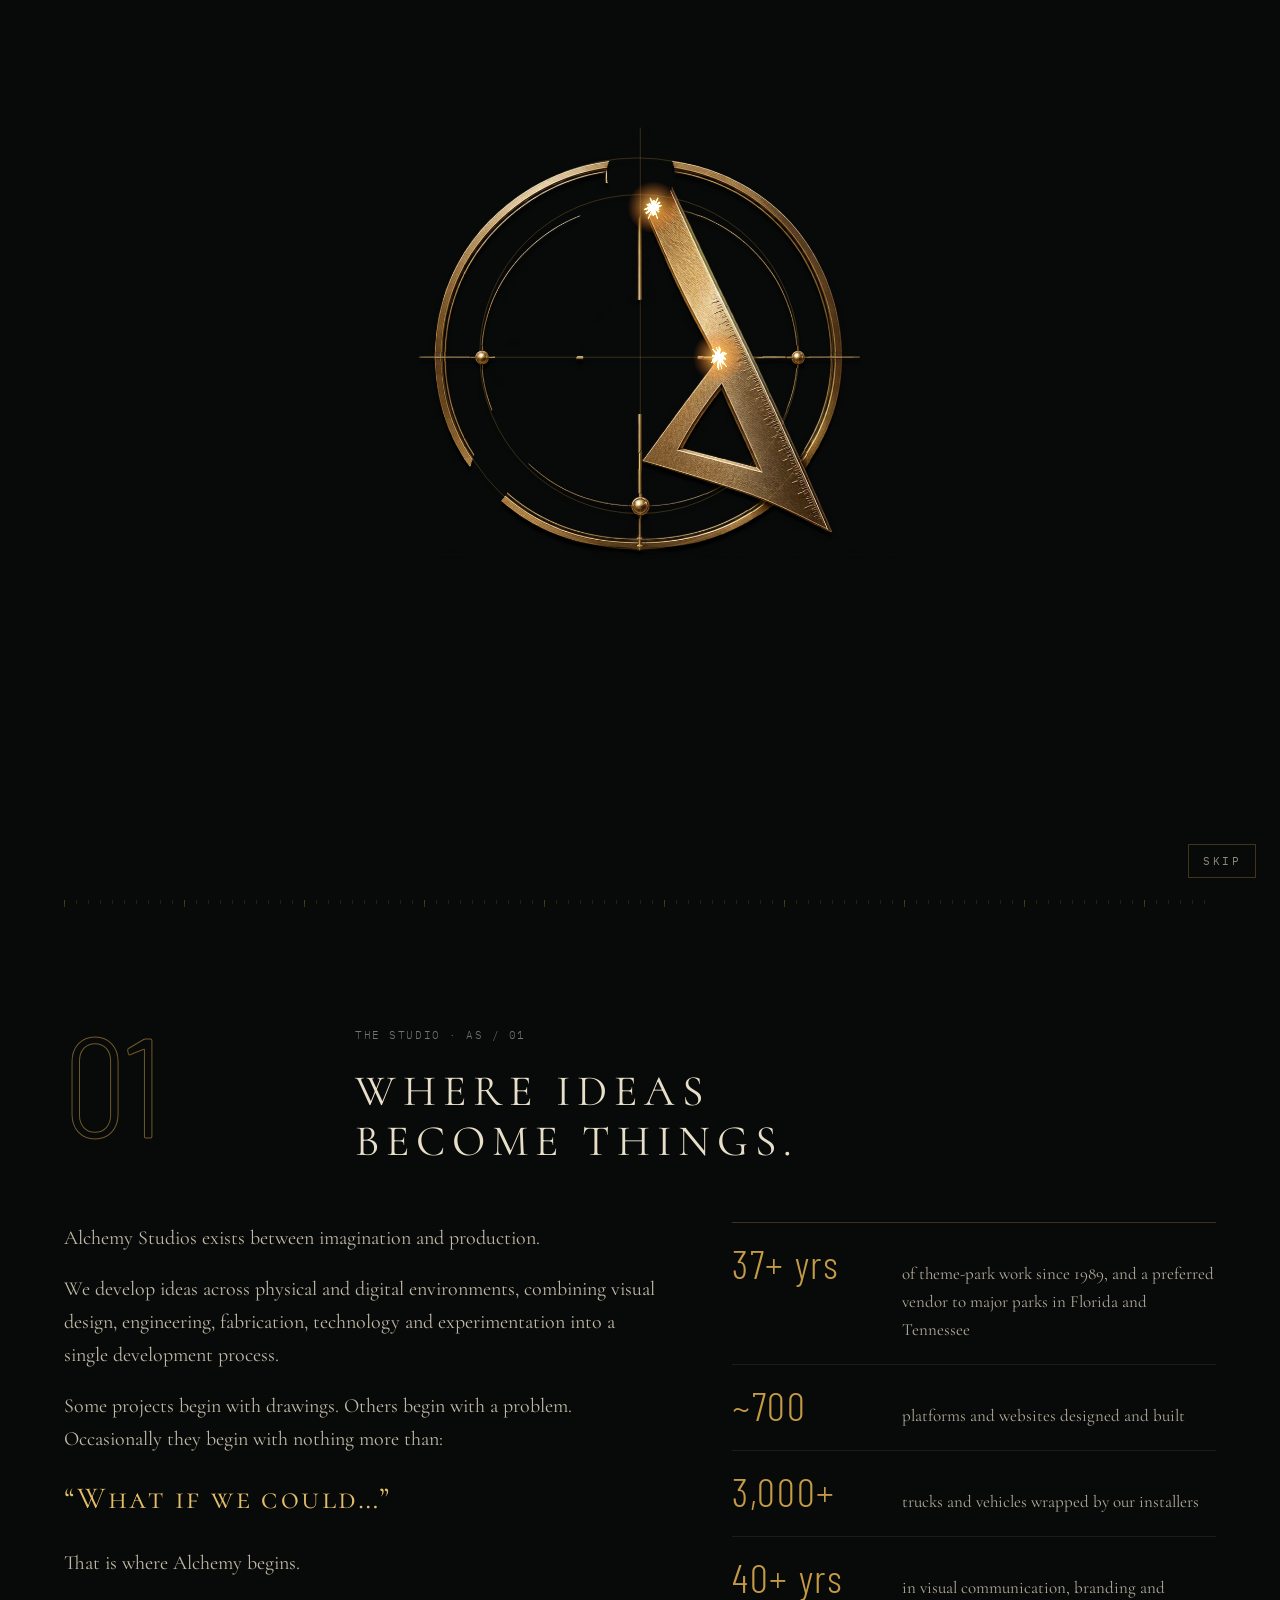
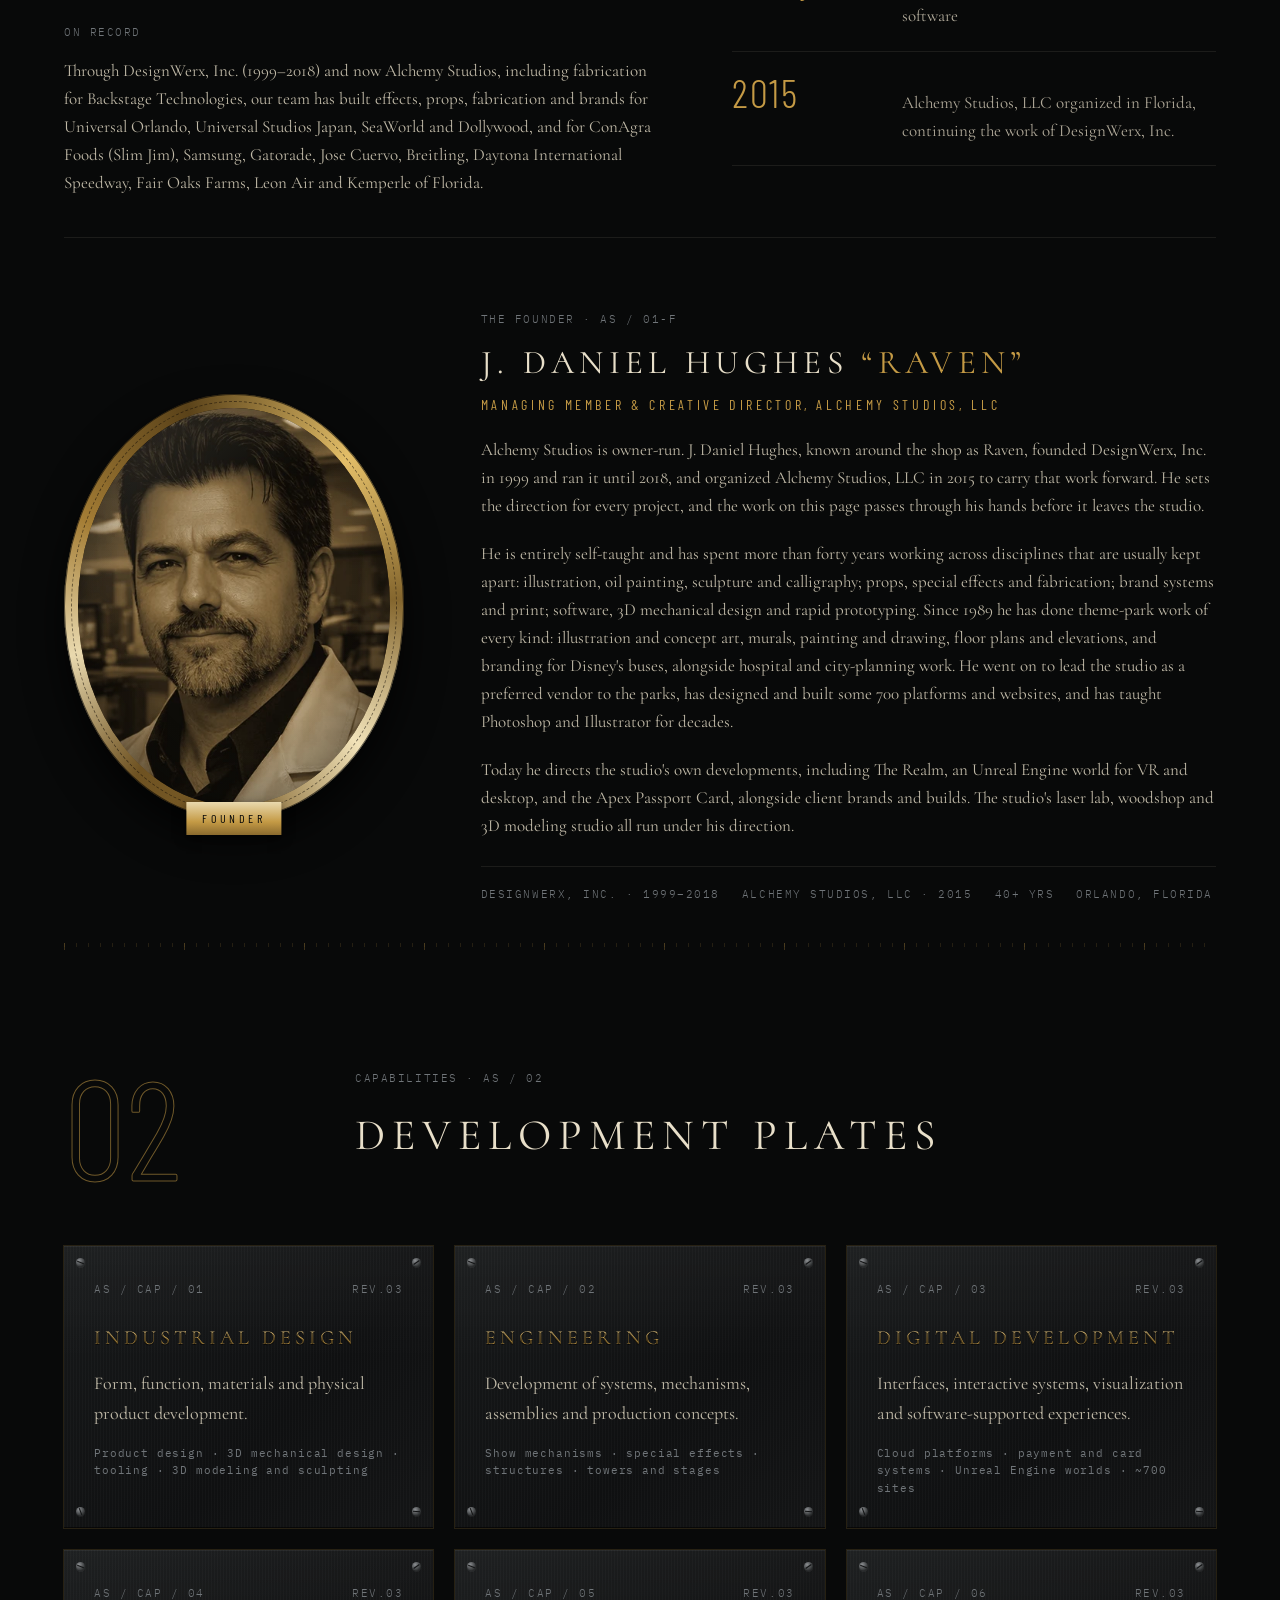
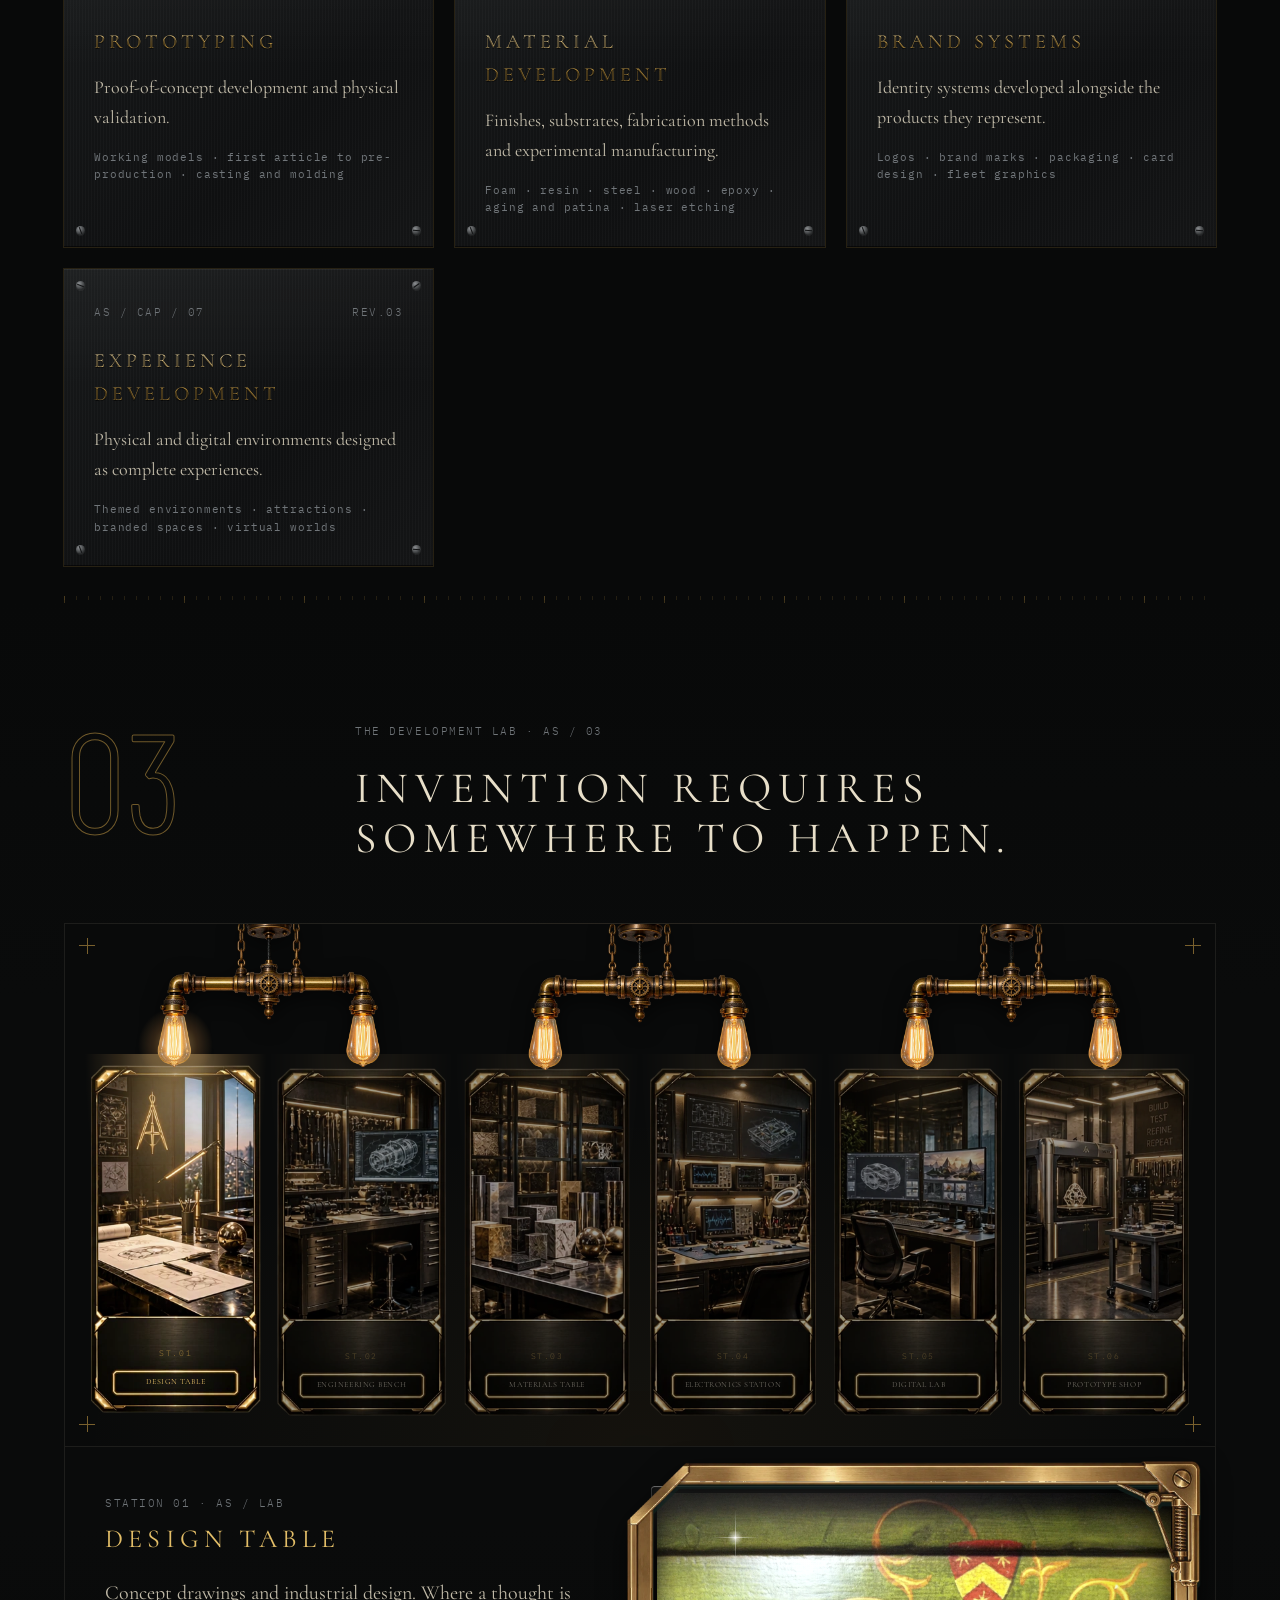
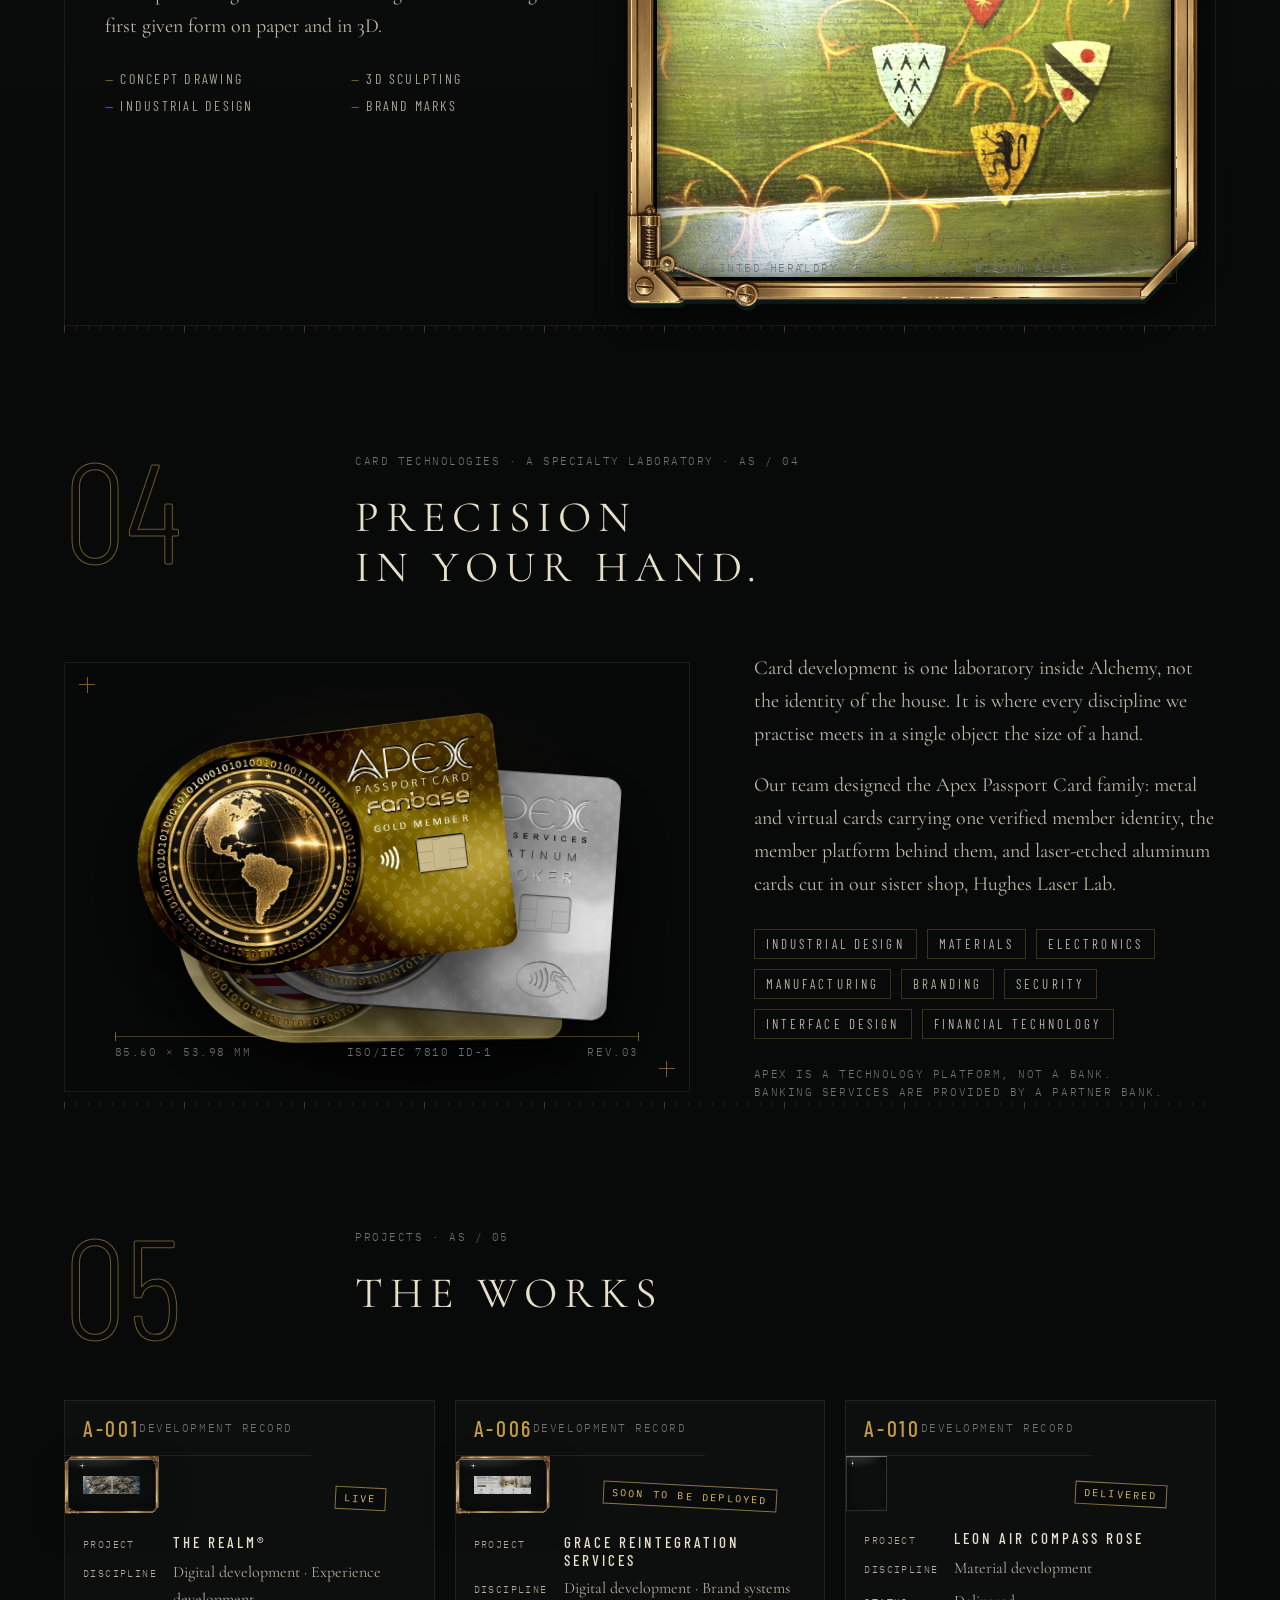
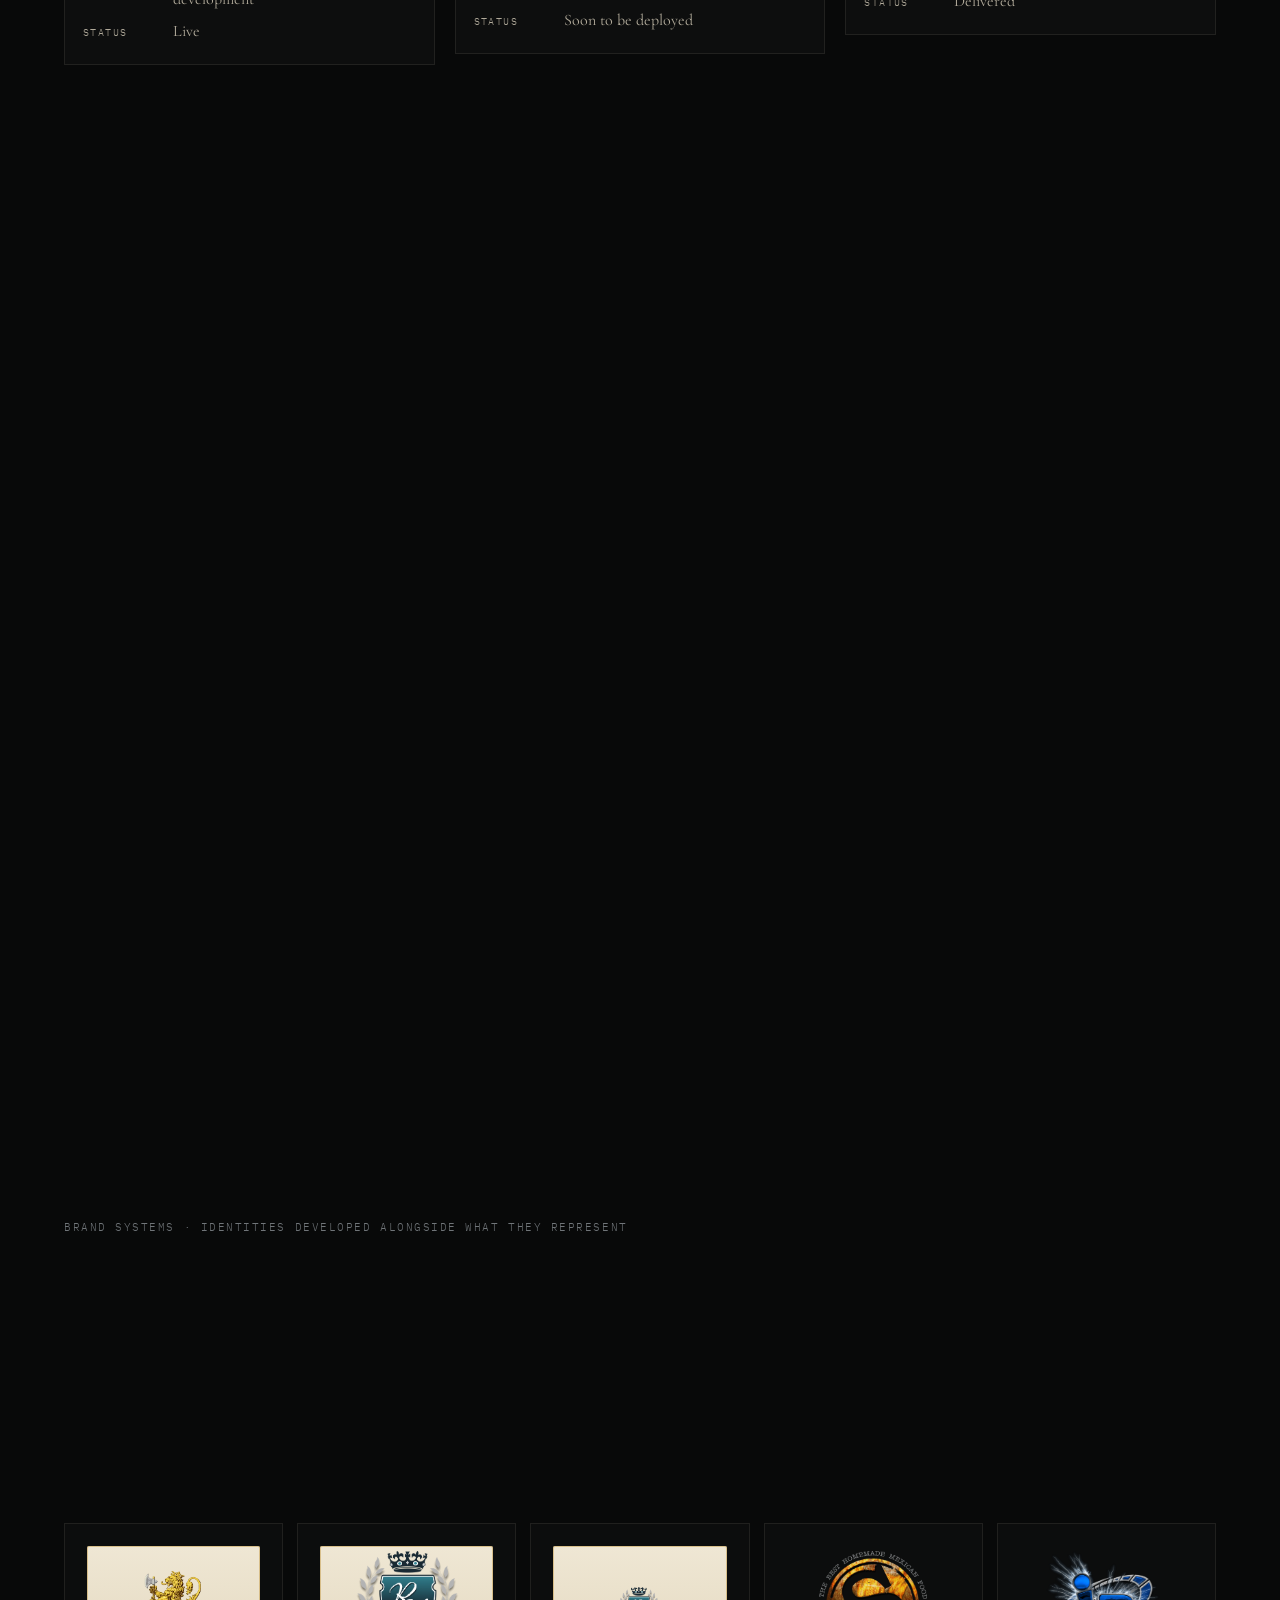
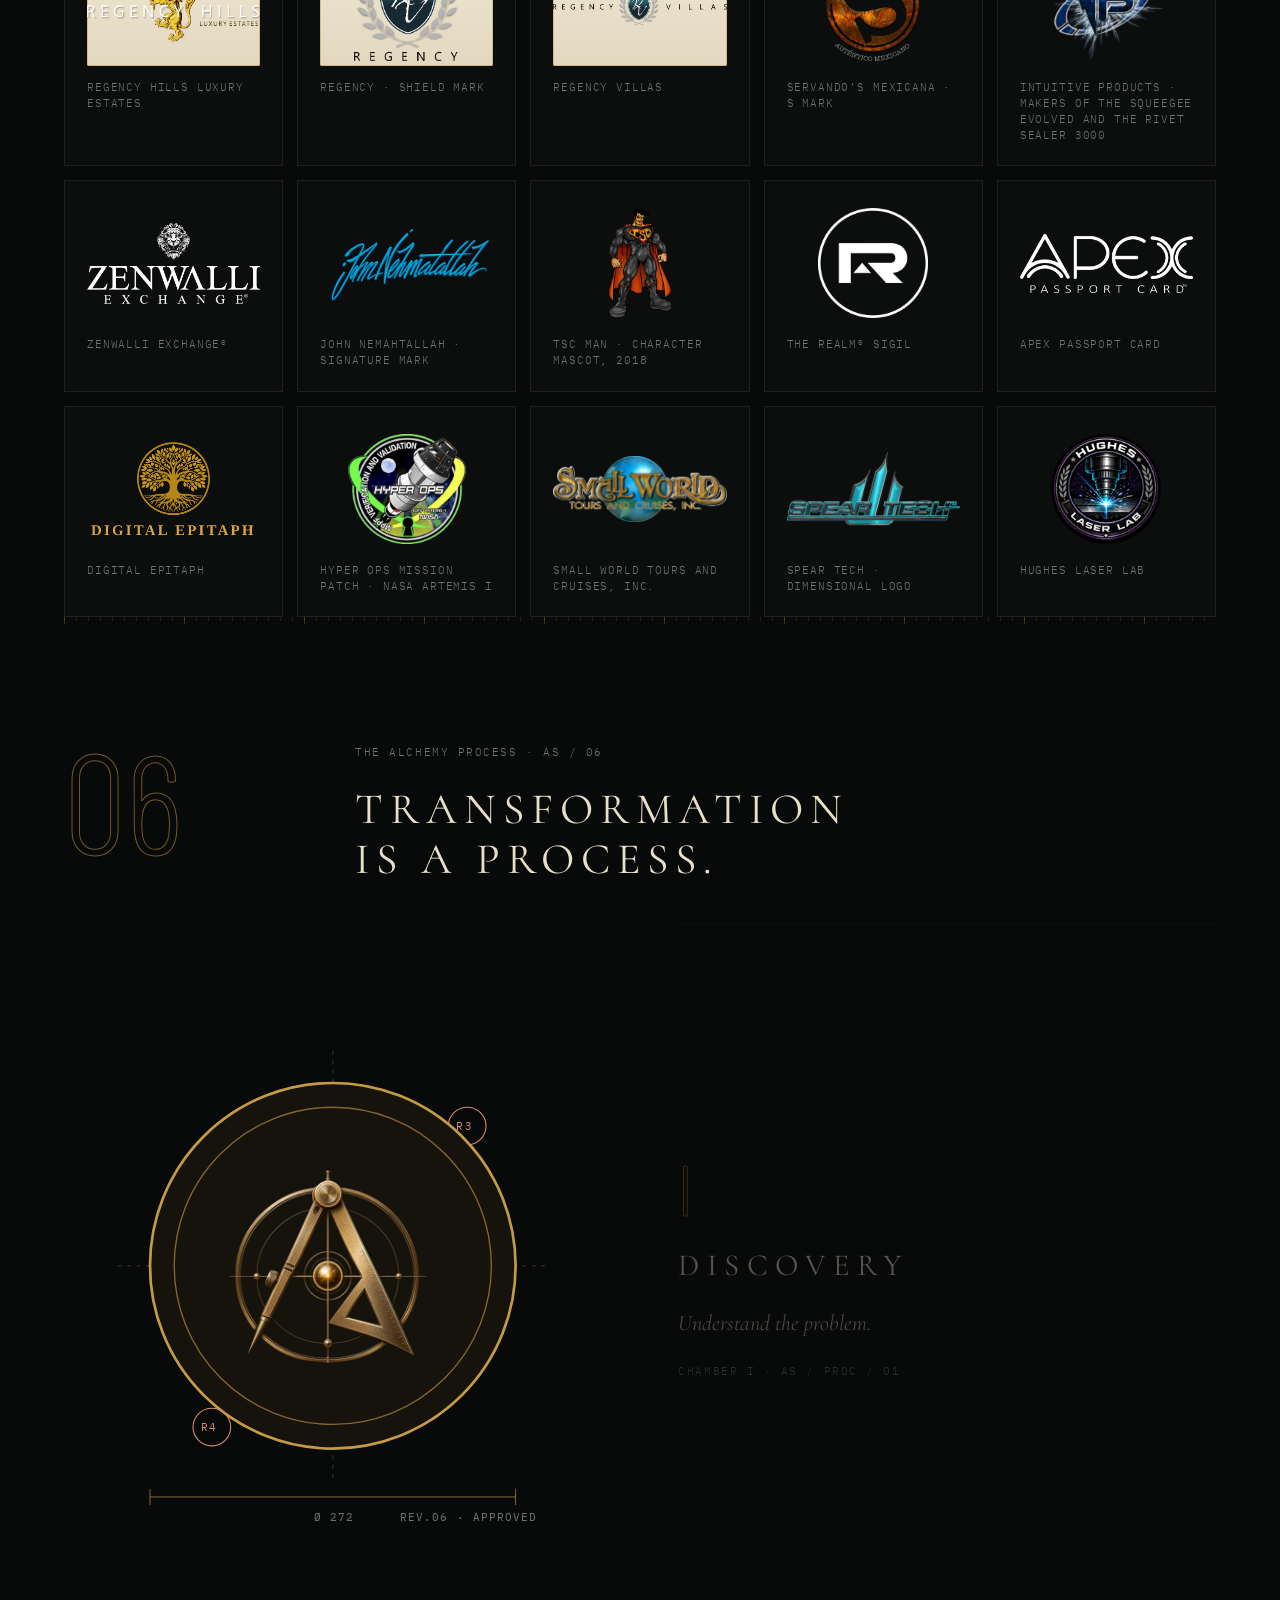
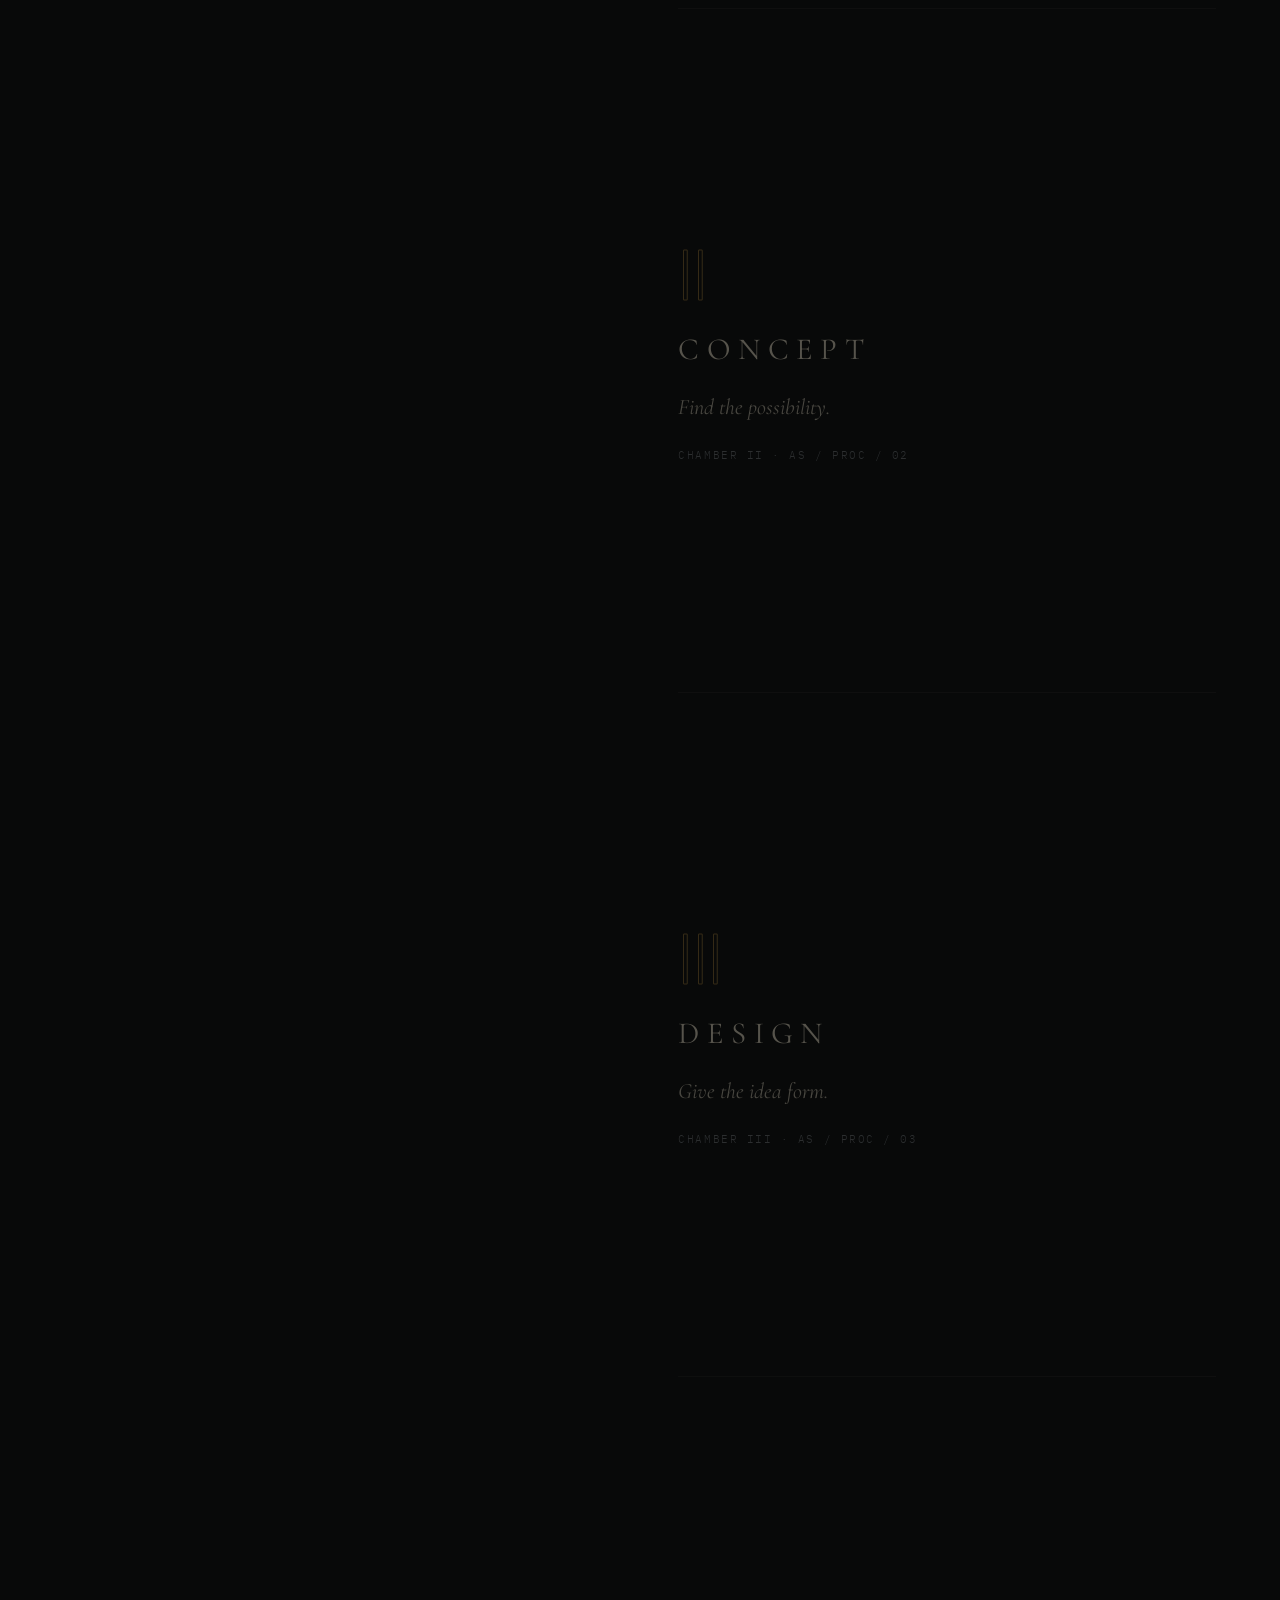
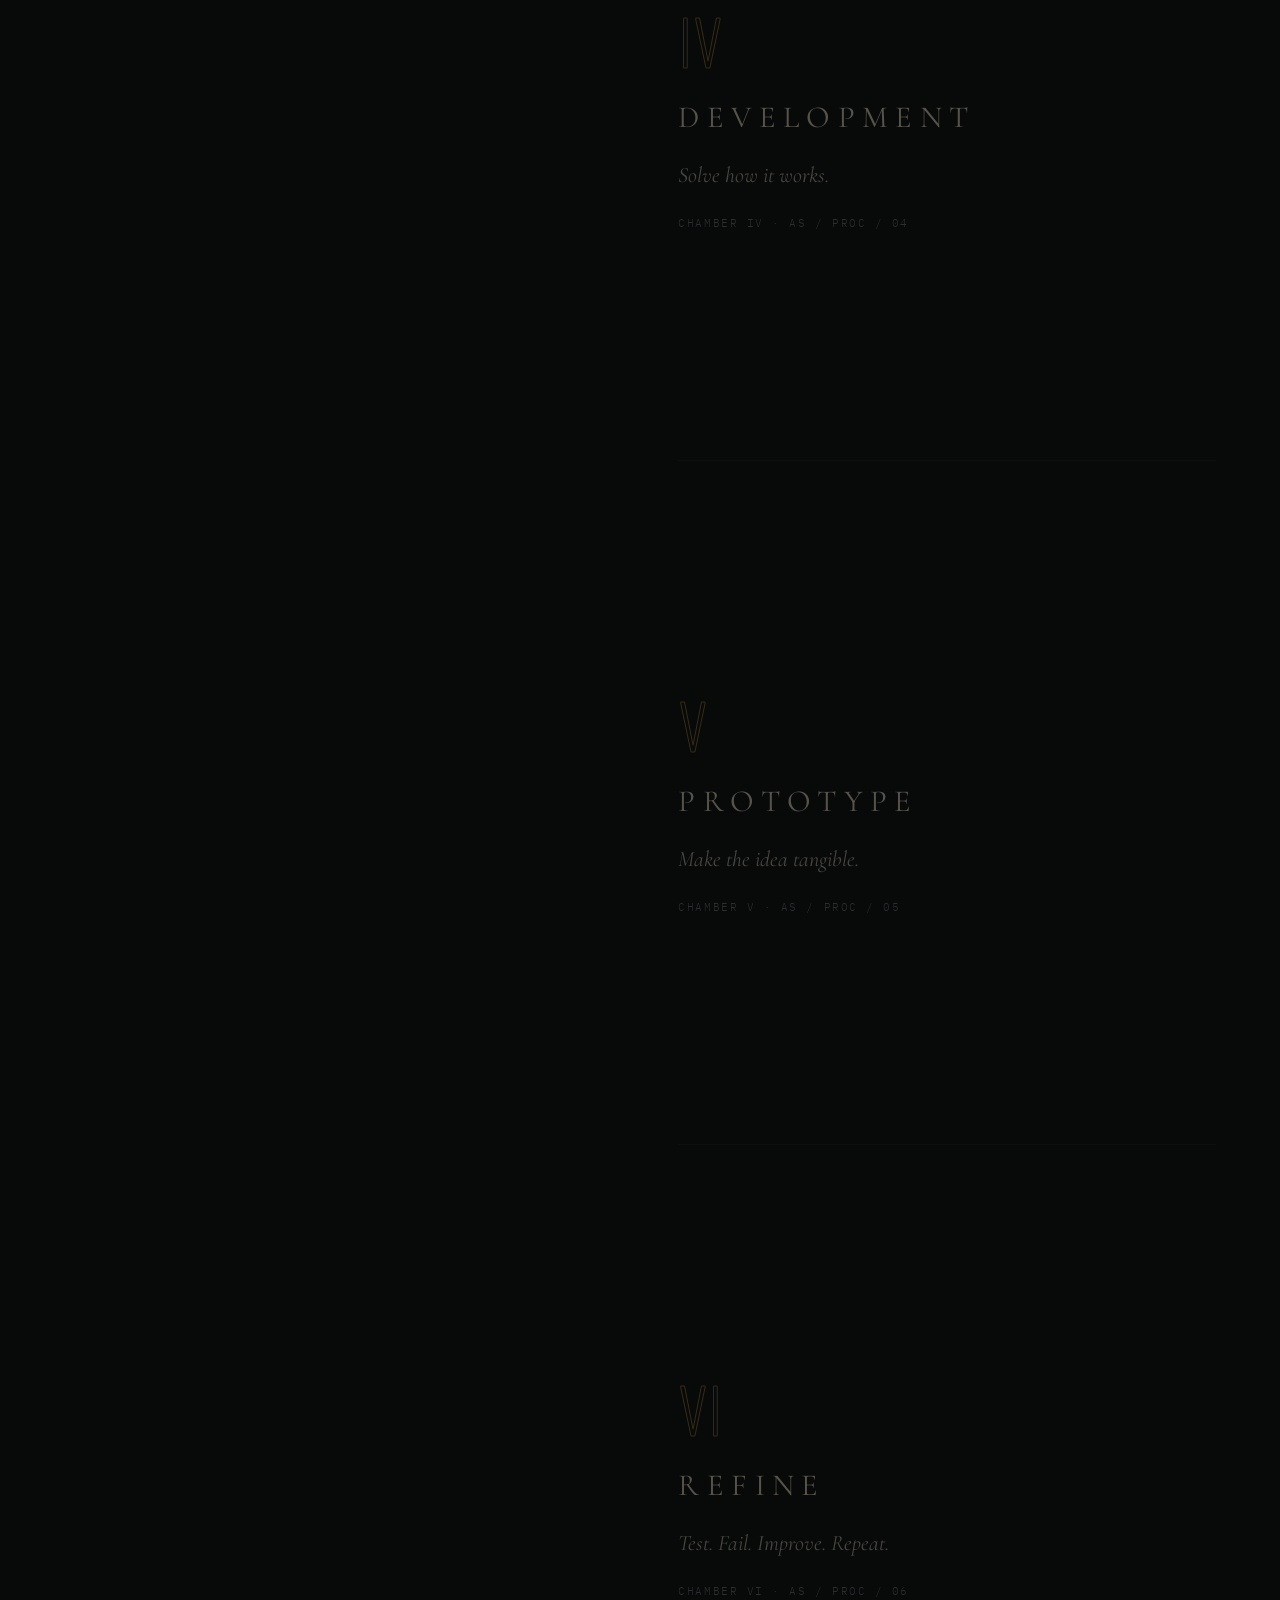
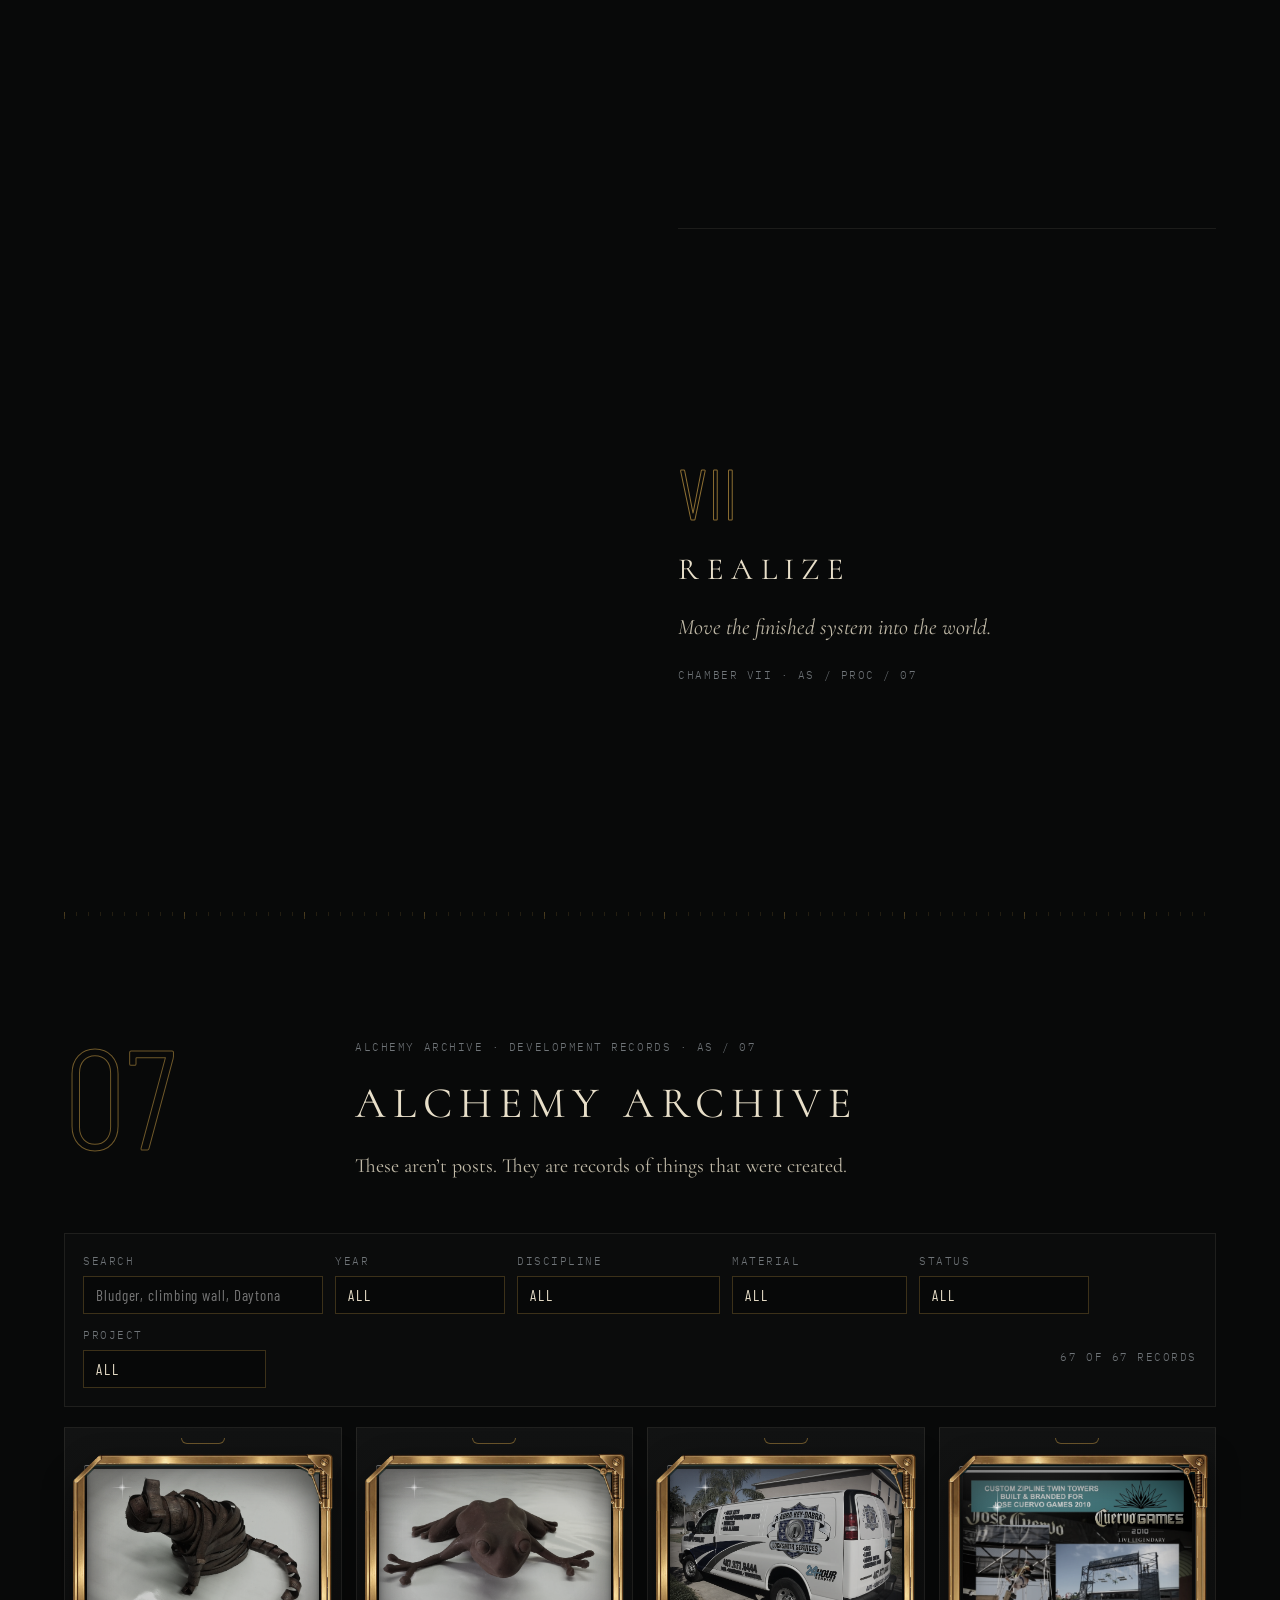
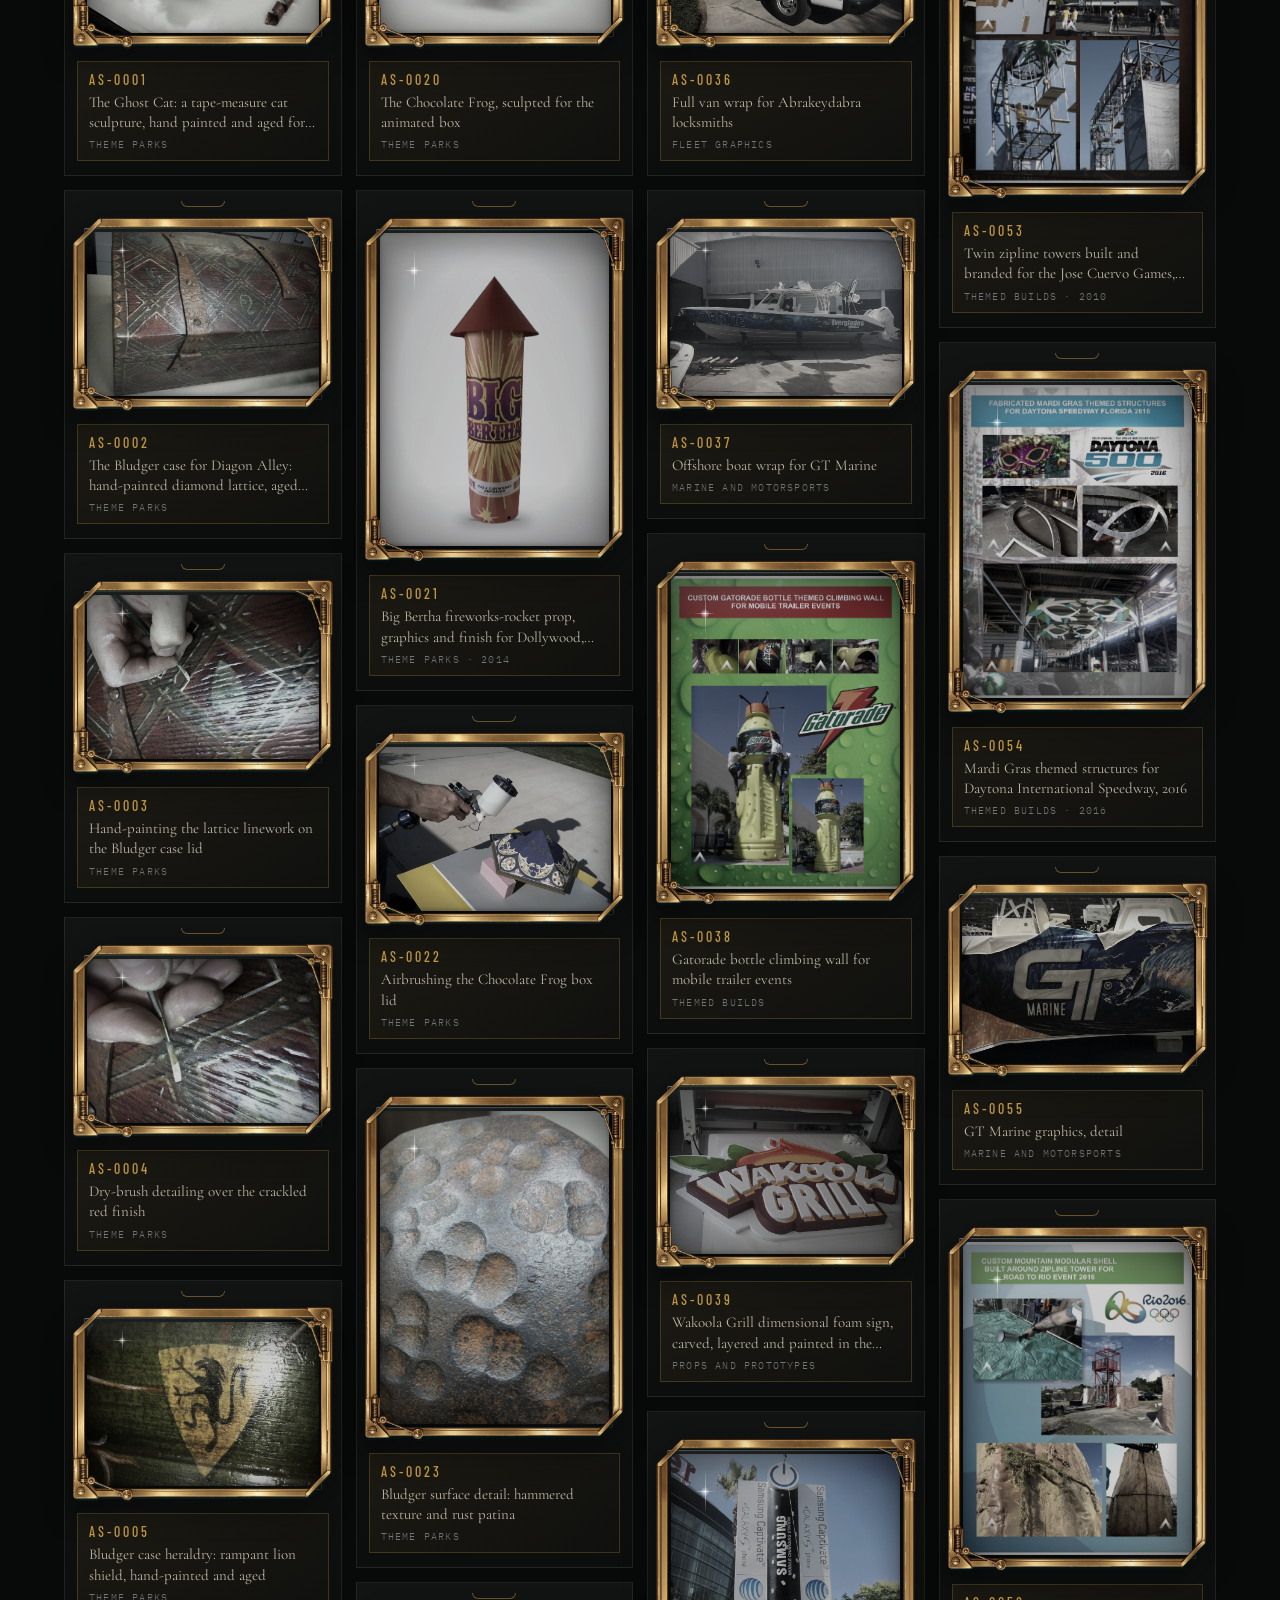
<file: index.html>
<!doctype html>
<html lang="en">
<head>
<meta charset="utf-8">
<meta name="viewport" content="width=device-width,initial-scale=1">
<title>Alchemy Studios — The Invention House · Design, development, engineering, prototyping</title>
<meta name="description" content="Alchemy Studios, LLC is a private invention house in Orlando, Florida: industrial design, engineering, digital development, prototyping, material development, brand systems and experience development. Florida LLC, document no. L15000160768.">
<link rel="icon" href="assets/brand/favicon-2027.png">
<meta property="og:title" content="Alchemy Studios — The Invention House">
<meta property="og:description" content="Imagination made real. Design · Development · Engineering · Prototyping.">
<meta property="og:image" content="assets/brand/studio-hall.webp?v=2">
<meta name="theme-color" content="#080909">
<link rel="preload" href="assets/fonts/cormorant-sc-latin-400-normal.woff2" as="font" type="font/woff2" crossorigin>
<link rel="preload" href="assets/brand/studio-hall.webp?v=2" as="image">
<link rel="preload" href="assets/logo/ring.webp" as="image">
<link rel="stylesheet" href="assets/logo/anim.css">
<script type="application/ld+json">
{"@context":"https://schema.org","@type":"Organization","name":"Alchemy Studios, LLC","legalName":"ALCHEMY STUDIOS LLC","foundingDate":"2015-09-22","address":{"@type":"PostalAddress","addressLocality":"Orlando","addressRegion":"FL","addressCountry":"US"},"parentOrganization":{"@type":"Organization","name":"ZenChip PRIME Corp."},"founder":{"@type":"Person","name":"J. Daniel Hughes"},"identifier":"Florida Division of Corporations document no. L15000160768","logo":"assets/brand/alchemy-logo-2027.webp"}
</script>
<script>/* any photo the host refuses (too many requests at once) tries again, up to five times, a little later each time */
document.addEventListener('error',function(e){var im=e.target;if(!im||im.tagName!=='IMG'||im.dataset.src)return;var n=+(im.dataset.r||0);if(n>=5)return;im.dataset.r=n+1;var s=(im.getAttribute('src')||'').replace(/([?&])r=\d+$/,'');if(!s)return;setTimeout(function(){im.src=s+(s.indexOf('?')<0?'?':'&')+'r='+(n+1)},1500*(n+1))},true);</script>
<style>
@font-face{font-family:'Cormorant Garamond';font-weight:400;font-style:normal;font-display:swap;src:url(assets/fonts/cormorant-garamond-latin-400-normal.woff2) format('woff2')}
@font-face{font-family:'Cormorant Garamond';font-weight:500;font-style:normal;font-display:swap;src:url(assets/fonts/cormorant-garamond-latin-500-normal.woff2) format('woff2')}
@font-face{font-family:'Cormorant Garamond';font-weight:400;font-style:italic;font-display:swap;src:url(assets/fonts/cormorant-garamond-latin-400-italic.woff2) format('woff2')}
@font-face{font-family:'Cormorant SC';font-weight:400;font-style:normal;font-display:swap;src:url(assets/fonts/cormorant-sc-latin-400-normal.woff2) format('woff2')}
@font-face{font-family:'Cormorant SC';font-weight:500;font-style:normal;font-display:swap;src:url(assets/fonts/cormorant-sc-latin-500-normal.woff2) format('woff2')}
@font-face{font-family:'Barlow Condensed';font-weight:300;font-style:normal;font-display:swap;src:url(assets/fonts/barlow-condensed-latin-300-normal.woff2) format('woff2')}
@font-face{font-family:'Barlow Condensed';font-weight:400;font-style:normal;font-display:swap;src:url(assets/fonts/barlow-condensed-latin-400-normal.woff2) format('woff2')}
@font-face{font-family:'Barlow Condensed';font-weight:500;font-style:normal;font-display:swap;src:url(assets/fonts/barlow-condensed-latin-500-normal.woff2) format('woff2')}
@font-face{font-family:'IBM Plex Mono';font-weight:300;font-style:normal;font-display:swap;src:url(assets/fonts/ibm-plex-mono-latin-300-normal.woff2) format('woff2')}
@font-face{font-family:'IBM Plex Mono';font-weight:400;font-style:normal;font-display:swap;src:url(assets/fonts/ibm-plex-mono-latin-400-normal.woff2) format('woff2')}
:root{
  --black:#080909; --panel:#101111; --panel2:#151616;
  --gold:#C49A45; --bright:#E3BE68; --brass:#84662E; --ivory:#E8DFC9; --ti:#707579;
  --hair:rgba(196,154,69,.28); --line:rgba(232,223,201,.09);
  --serif:'Cormorant Garamond',Garamond,'Times New Roman',serif;
  --eng:'Cormorant SC','Cormorant Garamond',serif;
  --cond:'Barlow Condensed','Arial Narrow',sans-serif;
  --mono:'IBM Plex Mono',ui-monospace,monospace;
  --pad:clamp(22px,5vw,80px);
}
*{box-sizing:border-box;margin:0;padding:0}
html{background:var(--black);scroll-behavior:smooth}
body{background:var(--black);color:var(--ivory);font:400 20px/1.65 var(--serif);-webkit-font-smoothing:antialiased;overflow-x:hidden}
img,video{display:block;max-width:100%}
a{color:inherit}
button{font:inherit;color:inherit;background:none;border:0;cursor:pointer}
:focus-visible{outline:1px solid var(--bright);outline-offset:4px}
::selection{background:var(--brass);color:var(--black)}
.sr{position:absolute;width:1px;height:1px;overflow:hidden;clip:rect(0 0 0 0)}

/* type */
.eng{font-family:var(--eng);font-weight:400;letter-spacing:.34em;text-transform:uppercase}
.cond{font-family:var(--cond);font-weight:400;letter-spacing:.22em;text-transform:uppercase}
.mono{font-family:var(--mono);font-weight:300;font-size:11px;letter-spacing:.14em;text-transform:uppercase;color:var(--ti)}
.gold{color:var(--gold)}
h2{font-family:var(--eng);font-weight:400;font-size:clamp(28px,3.4vw,50px);letter-spacing:.16em;line-height:1.15;text-transform:uppercase;color:var(--ivory)}
h3{font-family:var(--cond);font-weight:500;font-size:15px;letter-spacing:.26em;text-transform:uppercase;color:var(--ivory)}
p{max-width:60ch;color:rgba(232,223,201,.82)}
.wrap{padding-inline:var(--pad);max-width:1480px;margin-inline:auto}
section{position:relative}

/* foil: gold with a faint imperfection */
.foil{background:linear-gradient(100deg,#8a6a2e 0%,#c49a45 22%,#e3be68 38%,#b8913f 52%,#d9b25a 68%,#8f6d2f 100%);-webkit-background-clip:text;background-clip:text;color:transparent}

/* measurement ticks and registration marks */
.ticks{position:relative}
.ticks::before{content:"";position:absolute;left:0;right:0;top:0;height:7px;background:repeating-linear-gradient(90deg,var(--hair) 0 1px,transparent 1px 12px),repeating-linear-gradient(90deg,rgba(196,154,69,.5) 0 1px,transparent 1px 120px);background-size:auto 4px,auto 7px;background-repeat:repeat-x;opacity:.55;pointer-events:none}
.reg{position:absolute;width:16px;height:16px;pointer-events:none;opacity:.6}
.reg::before,.reg::after{content:"";position:absolute;background:var(--gold)}
.reg::before{left:7.5px;top:0;width:1px;height:16px}.reg::after{top:7.5px;left:0;height:1px;width:16px}
.reg.tl{top:14px;left:14px}.reg.tr{top:14px;right:14px}.reg.bl{bottom:14px;left:14px}.reg.br{bottom:14px;right:14px}

/* header */
.soc{display:flex;gap:14px;align-items:center;justify-content:center}
.soc a{display:block;border-radius:50%;transition:transform .5s ease,filter .5s ease;filter:drop-shadow(0 2px 2px rgba(0,0,0,.8))}
.soc a:hover{transform:rotate(-12deg) scale(1.06);filter:drop-shadow(0 0 8px rgba(227,190,104,.45))}
.soc img{display:block;width:var(--soc,40px);height:var(--soc,40px)}
.bar .soc{--soc:34px}
footer .soc{--soc:48px;margin:26px 0 8px}
header.bar{position:fixed;top:0;left:0;right:0;z-index:50;transition:background .6s ease}
header.bar.solid{background:rgba(8,9,9,.92);backdrop-filter:blur(10px);-webkit-backdrop-filter:blur(10px)}
.bar .row{display:flex;align-items:center;justify-content:space-between;gap:28px;padding:20px var(--pad) 16px}
.bar .home{display:flex;align-items:center;gap:14px;text-decoration:none}
.bar .home .emb{width:62px;height:auto;filter:drop-shadow(0 2px .5px rgba(0,0,0,.9))}
.bar .wm{display:flex;flex-direction:column;line-height:1.15}
.bar .wm .nm{font-size:21px;letter-spacing:.14em;white-space:nowrap;color:var(--bright)}
.bar .wm .sub{font:400 10px var(--cond);letter-spacing:.32em;text-transform:uppercase;color:rgba(232,223,201,.55);margin-top:3px}
.bar nav{display:flex;gap:clamp(16px,2.2vw,34px)}
.bar nav a{font-family:var(--cond);font-size:13px;letter-spacing:.24em;text-transform:uppercase;text-decoration:none;color:rgba(232,223,201,.66);transition:color .4s}
.bar nav a:hover,.bar nav a[aria-current="true"]{color:var(--bright)}
.cta{white-space:nowrap;display:inline-block;font-family:var(--cond);font-size:13px;letter-spacing:.26em;text-transform:uppercase;text-decoration:none;color:var(--black);background:var(--gold);padding:11px 18px 10px;transition:background .4s}
.cta:hover{background:var(--bright)}
.cta.ghost{background:transparent;color:var(--ivory);box-shadow:inset 0 0 0 1px var(--hair)}
.cta.ghost:hover{box-shadow:inset 0 0 0 1px var(--gold);color:var(--bright);background:transparent}
.bar .rule{height:1px;margin-inline:var(--pad);background:linear-gradient(90deg,transparent,var(--gold) 12%,var(--gold) 88%,transparent);opacity:.55}
.menu-btn{display:none;font-family:var(--cond);font-size:13px;letter-spacing:.26em;text-transform:uppercase;color:var(--ivory);padding:8px 0}
@media (max-width:1180px){.bar nav{display:none}.menu-btn{display:block}
  .bar nav.open{display:flex;flex-direction:column;position:absolute;top:100%;left:0;right:0;background:rgba(8,9,9,.97);padding:22px var(--pad) 28px;gap:18px;border-bottom:1px solid var(--hair)}}
@media (max-width:560px){.bar .cta.top{display:none}.bar .wm .nm{font-size:16px}}

/* hero: the development hall */
#hero{position:relative;min-height:100svh;display:flex;flex-direction:column;justify-content:center;align-items:center;text-align:center;overflow:hidden;background:var(--black);padding:120px var(--pad) 190px}
#hero .hall{position:absolute;inset:0}
#hero .hall img{width:100%;height:100%;object-fit:cover;object-position:50% 40%;opacity:0;transform:scale(1.04);transition:opacity 2.6s ease,transform 9s cubic-bezier(.2,.6,.2,1)}
#hero.drawn .hall img{opacity:1;transform:scale(1)}
#hero .hall::after{content:"";position:absolute;inset:0;background:
  radial-gradient(38% 46% at 50% 40%,rgba(8,9,9,.78),rgba(8,9,9,.35) 70%,transparent 100%),
  linear-gradient(180deg,rgba(8,9,9,.75) 0%,rgba(8,9,9,.05) 18%,rgba(8,9,9,0) 55%,rgba(8,9,9,.55) 78%,#080909 100%)}
.hero-copy{position:relative;z-index:2}
.hero-copy .over{font-family:var(--eng);font-size:clamp(13px,1.2vw,17px);letter-spacing:.42em;text-transform:uppercase;color:var(--ivory);max-width:none}
.hero-copy h1{margin-top:clamp(18px,3vh,34px);font-family:var(--eng);font-weight:400;text-transform:uppercase;line-height:1}
.hero-copy h1 .big{display:block;font-size:clamp(44px,6.6vw,104px);letter-spacing:.07em;line-height:1.08}
.hero-copy h1 .small{display:block;font-size:clamp(30px,4.4vw,68px);letter-spacing:.2em;margin-top:.12em;padding-left:.2em}
.hero-copy .lead{font-family:var(--eng);font-size:clamp(17px,2vw,28px);letter-spacing:.2em;text-transform:uppercase;margin:clamp(14px,2.4vh,26px) auto 0;color:var(--ivory);max-width:none}
.hero-copy .disc{margin:14px auto 0;font-family:var(--eng);font-size:clamp(12px,1.15vw,16px);letter-spacing:.24em;text-transform:uppercase;color:rgba(232,223,201,.85);max-width:none}
.hero-copy .ctrls{display:flex;justify-content:center;margin-top:clamp(24px,4vh,40px)}
.cta.lg{font-family:var(--eng);font-size:clamp(14px,1.2vw,18px);letter-spacing:.24em;padding:14px 34px;background:rgba(8,9,9,.55)}
.hero-meta{position:absolute;z-index:2;right:var(--pad);top:110px;list-style:none;text-align:left;line-height:1.9;font-size:10px;color:rgba(232,223,201,.7)}
#hero .path{position:absolute;z-index:2;left:var(--pad);right:var(--pad);bottom:clamp(28px,5vh,52px)}
#hero .path .say{font-family:var(--eng);font-size:clamp(11px,1vw,14px);letter-spacing:.34em;text-transform:uppercase;color:var(--gold);margin:0 auto 22px;max-width:none}
#hero .track{position:relative;height:56px;margin:0 3%}
#hero .base{position:absolute;left:0;right:0;top:9px;height:1px;background:rgba(196,154,69,.4)}
#hero .lit{position:absolute;left:0;top:9px;height:1px;width:0;background:var(--bright);box-shadow:0 0 10px rgba(227,190,104,.6);transition:width 9s cubic-bezier(.45,.05,.3,1) 2.4s}
#hero.drawn .lit{width:100%}
#hero .st{position:absolute;top:0;transform:translateX(-50%);text-align:center}
#hero .st i{display:block;width:19px;height:19px;margin:0 auto;border-radius:50%;border:1px solid rgba(196,154,69,.75);background:#0b0b0a;position:relative;transition:box-shadow 1.2s,border-color 1.2s}
#hero .st i::after{content:"";position:absolute;inset:5px;border-radius:50%;background:var(--gold);opacity:0;transition:opacity 1.2s}
#hero .st.on i{border-color:var(--bright);box-shadow:0 0 14px rgba(227,190,104,.45)}
#hero .st.on i::after{opacity:1}
#hero .st b{display:block;margin-top:12px;font:400 11px var(--eng);letter-spacing:.24em;text-transform:uppercase;color:rgba(232,223,201,.72);white-space:nowrap}
@media (max-width:900px){.hero-meta{display:none}#hero .st b{font-size:9px;letter-spacing:.1em}#hero .st:nth-child(even) b{margin-top:30px}#hero .path .say{letter-spacing:.2em}}
@media (max-width:560px){#hero{padding-bottom:210px}#hero .hall img{object-position:42% 40%}}
.reveal{opacity:0;transform:translateY(14px);transition:opacity 1.6s ease,transform 1.6s cubic-bezier(.2,.6,.2,1)}
.reveal.in{opacity:1;transform:none}

/* section heads */
.head{display:grid;grid-template-columns:minmax(120px,240px) minmax(0,1fr);gap:clamp(18px,4vw,70px);align-items:start;padding-top:clamp(90px,14vh,170px)}
.num{font-family:var(--cond);font-weight:300;font-size:clamp(80px,11vw,170px);line-height:.8;color:transparent;-webkit-text-stroke:1px rgba(196,154,69,.55)}
.head .k{display:block;margin-bottom:22px}
@media (max-width:760px){.head{grid-template-columns:1fr}.num{font-size:84px}}

/* 01 studio */
#studio .body{display:grid;grid-template-columns:minmax(0,1.1fr) minmax(0,.9fr);gap:clamp(30px,6vw,110px);margin-top:56px;padding-bottom:40px}
#studio .body p+p{margin-top:18px}
/* founder cameo */
#founder{display:grid;grid-template-columns:minmax(220px,340px) minmax(0,1fr);gap:clamp(34px,6vw,110px);align-items:center;padding:clamp(50px,8vh,90px) 0 40px;border-top:1px solid var(--line)}
.cameo{position:relative;aspect-ratio:4/5;width:100%;max-width:340px;margin:auto}
.cameo .bezel{position:absolute;inset:0;border-radius:50%;padding:14px;background:conic-gradient(from 210deg,#6e5222,#e9d9ae 12%,#a47d35 25%,#5a4219 38%,#e3be68 52%,#84662E 66%,#f1e2b8 80%,#7a5c26 92%,#6e5222);box-shadow:0 18px 40px rgba(0,0,0,.75),inset 0 0 0 1px rgba(0,0,0,.6)}
.cameo .bezel::before{content:"";position:absolute;inset:7px;border-radius:50%;border:1px dashed rgba(20,14,6,.55)}
.cameo .face{position:relative;width:100%;height:100%;border-radius:50%;overflow:hidden;box-shadow:inset 0 0 0 2px rgba(20,14,6,.8)}
.cameo .face img{width:100%;height:100%;object-fit:cover;display:block}
.cameo .face::after{content:"";position:absolute;inset:0;border-radius:50%;background:radial-gradient(ellipse at 50% 42%,transparent 52%,rgba(8,7,5,.72) 100%),linear-gradient(140deg,rgba(255,250,235,.16),transparent 38%)}
.cameo .tag{position:absolute;left:50%;bottom:-16px;transform:translateX(-50%);white-space:nowrap;font-family:var(--cond);font-size:12px;letter-spacing:.3em;text-transform:uppercase;color:var(--black);background:linear-gradient(180deg,#e9d9ae,#c49a45 60%,#8a6a2e);padding:7px 16px 6px;box-shadow:0 4px 10px rgba(0,0,0,.6)}
#founder .k{display:block;margin-bottom:16px}
#founder h3.name{font-family:var(--eng);font-size:clamp(26px,2.6vw,38px);letter-spacing:.16em;font-weight:400;color:var(--ivory);text-transform:uppercase;line-height:1.15}
#founder .name em{font-style:normal;color:var(--gold)}
#founder .role{margin-top:10px;font-family:var(--cond);font-size:14px;letter-spacing:.26em;text-transform:uppercase;color:var(--gold)}
#founder p.bio{margin-top:20px;font-size:17px;max-width:none}
#founder .creds{display:flex;flex-wrap:wrap;gap:8px 22px;margin-top:26px;padding-top:18px;border-top:1px solid var(--line)}
@media (max-width:760px){#founder{grid-template-columns:1fr}.cameo{max-width:260px}}
#studio .what{font-family:var(--eng);font-size:clamp(24px,2.4vw,34px);letter-spacing:.08em;color:var(--bright);margin-top:30px;font-style:normal}
.figs{border-top:1px solid var(--hair)}
.figs div{display:grid;grid-template-columns:150px 1fr;gap:20px;padding:20px 0;border-bottom:1px solid var(--line);align-items:baseline}
.figs b{font:300 40px/1 var(--cond);letter-spacing:.04em;color:var(--gold)}
.figs span{font-size:17px;color:rgba(232,223,201,.75)}
.clients{margin-top:34px}
.clients p{font-size:17px;max-width:none}
@media (max-width:900px){#studio .body{grid-template-columns:1fr}}

/* 02 plates */
.plates{display:grid;grid-template-columns:repeat(auto-fill,minmax(300px,1fr));gap:22px;margin-top:64px;padding-bottom:30px}
.plate{position:relative;padding:34px 30px 30px;min-height:230px;background:
  linear-gradient(180deg,rgba(255,255,255,.035),rgba(255,255,255,0) 40%),
  repeating-linear-gradient(90deg,rgba(255,255,255,.018) 0 1px,transparent 1px 3px),
  linear-gradient(135deg,#17191a,#0f1011 60%,#141516);
  box-shadow:inset 0 1px 0 rgba(255,255,255,.06),inset 0 -1px 0 rgba(0,0,0,.6),0 0 0 1px rgba(196,154,69,.16);transition:box-shadow 1.2s ease}
.plate:hover{box-shadow:inset 0 1px 0 rgba(255,255,255,.08),inset 0 -1px 0 rgba(0,0,0,.6),0 0 0 1px rgba(196,154,69,.5),0 0 40px -10px rgba(227,190,104,.25)}
.plate .scr{position:absolute;width:9px;height:9px;border-radius:50%;background:radial-gradient(circle at 35% 30%,#8c8f92,#2b2d2e 70%);box-shadow:0 1px 0 rgba(255,255,255,.06)}
.plate .scr::after{content:"";position:absolute;left:1px;right:1px;top:4px;height:1px;background:#121314;transform:rotate(var(--r,20deg))}
.plate .s1{top:12px;left:12px}.plate .s2{top:12px;right:12px;--r:-35deg}.plate .s3{bottom:12px;left:12px;--r:70deg}.plate .s4{bottom:12px;right:12px;--r:5deg}
.plate .code{display:flex;justify-content:space-between;margin-bottom:24px}
.plate h3{font-family:var(--eng);font-size:20px;letter-spacing:.2em;font-weight:500;color:transparent;background:linear-gradient(180deg,#e9d9ae,#c49a45 55%,#8a6a2e);-webkit-background-clip:text;background-clip:text;text-shadow:0 1px 0 rgba(0,0,0,.6)}
.plate p{margin-top:14px;font-size:18px}
.plate .fine{margin-top:16px;font-family:var(--mono);font-size:10.5px;letter-spacing:.08em;color:var(--ti);line-height:1.7}

/* 03 lab */
#lab{background:linear-gradient(180deg,var(--black),#0a0b0b 30%,#0a0b0b 70%,var(--black))}
.labstage{position:relative;margin-top:60px;border:1px solid var(--line);background:radial-gradient(70% 90% at 50% 100%,rgba(196,154,69,.06),transparent 70%),#090a0a;overflow:hidden}
.labstage svg{display:block;width:100%;height:auto}
/* the six workstations: Raven's lab panels, each under a hanging brass Edison bulb */
.labrow{display:grid;grid-template-columns:repeat(6,1fr);gap:clamp(6px,1.2vw,18px);padding:0 clamp(10px,2vw,28px) clamp(18px,2.4vw,34px)}
.lp{position:relative;display:block;padding:0;border:0;background:none;cursor:pointer;color:inherit;text-align:center;outline:none}
.labrow{position:relative}
.lp .hang{position:relative;display:block;height:var(--hangH,150px);pointer-events:none}
.lp .halo{position:absolute;left:50%;bottom:calc(var(--hangH,150px)*.16);width:calc(var(--fixW,250px)*.34);aspect-ratio:1;transform:translate(-50%,50%);border-radius:50%;
  background:radial-gradient(circle,rgba(255,200,120,.55),rgba(255,170,80,.18) 40%,transparent 70%);mix-blend-mode:screen;opacity:0;transition:opacity 1.1s;z-index:3}
.fixture{position:absolute;height:auto;pointer-events:none;z-index:2;filter:drop-shadow(0 6px 10px rgba(0,0,0,.6))}
.lp .beam{display:block;position:absolute;left:50%;top:calc(var(--hangH,150px)*.9);width:150%;height:115%;transform:translateX(-50%);pointer-events:none;z-index:2;
  background:radial-gradient(ellipse 48% 62% at 50% 0,rgba(255,206,128,.55),rgba(255,190,100,.16) 45%,transparent 74%);mix-blend-mode:screen;opacity:.18;transition:opacity 1.2s}
.lp .pnl{position:relative;display:block;filter:brightness(.62) saturate(.8);transition:filter 1.2s,transform .6s}
.lp .pnl img{display:block;width:100%;height:auto}
.lp .pnl b{position:absolute;left:13%;right:13%;top:87.9%;height:6.4%;display:flex;align-items:center;justify-content:center;
  font:400 clamp(6px,.62vw,9.5px) var(--eng);letter-spacing:.07em;text-transform:uppercase;color:rgba(232,223,201,.75);white-space:nowrap;overflow:hidden}
.lp .pnl i{position:absolute;left:0;right:0;top:81.5%;font:300 clamp(6px,.6vw,9px) var(--mono);letter-spacing:.2em;color:rgba(196,154,69,.7);font-style:normal}
.lp:hover .pnl,.lp:focus-visible .pnl{filter:brightness(.85) saturate(.9)}
.lp.on .pnl{filter:none;transform:translateY(-3px)}
.lp.on .pnl b{color:var(--bright)}
.lp.on .beam{opacity:1}
.lp.on .halo{opacity:1}
@media (max-width:860px){.labrow{grid-template-columns:repeat(2,1fr);row-gap:10px}.lp .pnl b{font-size:9px;letter-spacing:.1em}}
.labstage .st{cursor:pointer;outline:none}
.labstage .st .ln{stroke:rgba(232,223,201,.42);stroke-width:1.1;fill:none;transition:stroke 1s}
.labstage .st .fl{fill:rgba(232,223,201,.04);stroke:none;transition:fill 1s}
.labstage .st .cone{fill:url(#cone);opacity:0;transition:opacity 1.2s ease}
.labstage .st .lamp{fill:#2a2b2c;transition:fill 1s}
.labstage .st text{font:400 12px var(--cond);letter-spacing:.28em;fill:rgba(232,223,201,.5);transition:fill 1s}
.labstage .st:hover .ln,.labstage .st:focus-visible .ln{stroke:rgba(227,190,104,.8)}
.labstage .st.on .ln{stroke:var(--bright)}
.labstage .st.on .fl{fill:rgba(227,190,104,.07)}
.labstage .st.on .cone{opacity:1}
.labstage .st.on .lamp{fill:var(--bright)}
.labstage .st.on text{fill:var(--bright)}
.labstage .room{stroke:rgba(112,117,121,.35);stroke-width:1;fill:none}
.labstage .room2{stroke:rgba(112,117,121,.16);stroke-width:1;fill:none}
.labstage .notes text{font:300 9px var(--mono);letter-spacing:.14em;fill:rgba(112,117,121,.75)}
.bench-plate{display:grid;grid-template-columns:minmax(0,1fr) minmax(0,1.1fr);border:1px solid var(--line);border-top:0;min-height:300px}
.bench-plate .txt{padding:38px 40px}
.bench-plate .txt h3{font-family:var(--eng);font-size:26px;letter-spacing:.2em;color:var(--bright);font-weight:400}
.bench-plate .txt p{margin-top:16px}
.bench-plate .txt ul{list-style:none;margin-top:22px;columns:2;column-gap:24px}
.bench-plate .txt li{font:400 14px var(--cond);letter-spacing:.16em;text-transform:uppercase;padding:5px 0;color:rgba(232,223,201,.7);break-inside:avoid}
.bench-plate .txt li::before{content:"— ";color:var(--brass)}
.bench-plate figure{position:relative;overflow:hidden}
.bench-plate figure img{width:100%;height:100%;object-fit:cover;background:#050606;filter:saturate(.75) contrast(1.05);opacity:0;transition:opacity 1.4s ease}
.bench-plate figure img.ok{opacity:1}
.bench-plate figcaption{position:absolute;left:16px;bottom:14px;right:16px}
@media (max-width:860px){.bench-plate{grid-template-columns:1fr}.bench-plate figure{aspect-ratio:4/3}.bench-plate .txt ul{columns:1}}

/* 04 card technologies */
#cards .floor{display:grid;grid-template-columns:minmax(0,1.15fr) minmax(0,.85fr);gap:clamp(30px,5vw,90px);margin-top:60px;align-items:center}
.cardbay{position:relative;aspect-ratio:16/11;background:radial-gradient(55% 60% at 50% 45%,rgba(227,190,104,.10),transparent 70%),#070808;border:1px solid var(--line);display:grid;place-items:center;overflow:hidden}
.cardbay img{position:absolute;width:62%;height:auto;filter:drop-shadow(0 30px 40px rgba(0,0,0,.75));transition:transform 2.4s cubic-bezier(.2,.6,.2,1),opacity 2s ease}
.cardbay img.a{transform:translate(-14%,-10%) rotate(-7deg)}
.cardbay img.b{transform:translate(12%,4%) rotate(4deg)}
.cardbay img.c{transform:translate(-2%,18%) rotate(-1deg)}
.cardbay:hover img.a{transform:translate(-22%,-16%) rotate(-10deg)}
.cardbay:hover img.b{transform:translate(20%,0) rotate(7deg)}
.cardbay .dim{position:absolute;left:8%;right:8%;bottom:7%;display:flex;justify-content:space-between;border-top:1px solid rgba(196,154,69,.35);padding-top:6px}
.cardbay .dim::before,.cardbay .dim::after{content:"";position:absolute;top:-5px;width:1px;height:9px;background:rgba(196,154,69,.6)}
.cardbay .dim::before{left:0}.cardbay .dim::after{right:0}
.disc-list{display:flex;flex-wrap:wrap;gap:10px 10px;margin-top:28px}
.disc-list span{font:400 13px var(--cond);letter-spacing:.24em;text-transform:uppercase;padding:7px 12px;box-shadow:inset 0 0 0 1px var(--hair);color:rgba(232,223,201,.78)}
@media (max-width:900px){#cards .floor{grid-template-columns:1fr}}

/* 05 the works: dossiers */
.dossiers{display:grid;grid-template-columns:repeat(auto-fill,minmax(330px,1fr));gap:20px;margin-top:60px}
.dos{position:relative;text-align:left;background:#0d0e0e;border:1px solid var(--line);transition:border-color 1s ease;display:flex;flex-direction:column}
.dos:hover,.dos:focus-visible{border-color:rgba(196,154,69,.55)}
.dos .tab{display:flex;justify-content:space-between;align-items:center;padding:14px 18px;border-bottom:1px solid var(--line)}
.dos .tab b{font:500 22px var(--cond);letter-spacing:.12em;color:var(--gold)}
.dos .ph{aspect-ratio:16/10;overflow:hidden}
.dos .ph img{width:100%;height:100%;object-fit:cover;background:#050606;filter:grayscale(.55) contrast(1.08) brightness(.82);transition:filter 1.6s ease,transform 3s ease,opacity 1.2s;opacity:0}
.dos .ph img.ok{opacity:1}
.dos:hover .ph img{filter:grayscale(0) contrast(1.02) brightness(.95);transform:scale(1.03)}
.dos .meta{padding:18px 18px 20px;display:grid;grid-template-columns:auto 1fr;gap:6px 16px;align-items:baseline}
.dos .meta .mono{font-size:10px}
.dos .meta strong{font:500 15px var(--cond);letter-spacing:.2em;text-transform:uppercase;color:var(--ivory)}
.dos .meta span{font-size:16px;color:rgba(232,223,201,.75)}
.dos .stamp{position:absolute;z-index:6;top:calc(54px + 12%);right:13%;font:400 10px var(--mono);letter-spacing:.22em;text-transform:uppercase;color:var(--bright);border:1px solid rgba(227,190,104,.6);padding:4px 8px;transform:rotate(3deg);background:rgba(8,9,9,.6)}

/* dossier viewer */
dialog{border:0;padding:0;background:transparent;max-width:none;max-height:none;width:100%;height:100%;color:var(--ivory)}
dialog::backdrop{background:rgba(4,5,5,.88);backdrop-filter:blur(6px)}
.viewer{position:relative;width:min(1180px,calc(100% - 32px));margin:4vh auto;max-height:92vh;overflow:auto;background:#0c0d0d;border:1px solid var(--hair);padding:clamp(24px,4vw,52px)}
.viewer .x{position:sticky;top:0;float:right;font:400 13px var(--cond);letter-spacing:.26em;text-transform:uppercase;color:var(--ivory);padding:6px 0 6px 12px}
.viewer .x:hover{color:var(--bright)}
.viewer .id{display:flex;gap:26px;flex-wrap:wrap;align-items:baseline;border-bottom:1px solid var(--hair);padding-bottom:20px}
.viewer .id b{font:300 54px/1 var(--cond);color:var(--gold)}
.viewer .id h2{font-size:clamp(24px,3vw,40px)}
.viewer .rows{display:grid;grid-template-columns:200px minmax(0,1fr);gap:0 30px;margin-top:10px}
.viewer .rows dt{padding:20px 0;border-bottom:1px solid var(--line);font:400 13px var(--cond);letter-spacing:.3em;text-transform:uppercase;color:var(--gold)}
.viewer .rows dd{padding:18px 0;border-bottom:1px solid var(--line)}
.viewer .strip{display:grid;grid-template-columns:repeat(auto-fill,minmax(180px,1fr));gap:10px}
.viewer .strip figure{background:transparent}
.viewer .strip img{width:100%;height:auto}
.viewer .strip figcaption{font:300 10.5px/1.5 var(--mono);letter-spacing:.06em;color:var(--ti);padding:8px 2px 4px}
@media (max-width:700px){.viewer .rows{grid-template-columns:1fr}.viewer .rows dt{border-bottom:0;padding-bottom:0}}

/* marks */
.marks{display:grid;grid-template-columns:repeat(auto-fill,minmax(200px,1fr));gap:14px;margin-top:40px}
.marks figure{background:#0c0d0d;border:1px solid var(--line);padding:22px;display:flex;flex-direction:column;gap:14px}
.marks .m{height:120px;display:grid;place-items:center}
.marks img{max-height:110px;width:auto;max-width:100%;object-fit:contain}
.marks figure.light .m{background:linear-gradient(180deg,#efe7d4,#e3d8bf);border-radius:2px;box-shadow:inset 0 0 0 1px rgba(196,154,69,.5)}
.marks figcaption{font:300 10.5px/1.5 var(--mono);letter-spacing:.08em;color:var(--ti);text-transform:uppercase}

/* 06 process */
#process .chambers{display:grid;grid-template-columns:minmax(0,1fr) minmax(0,1fr);gap:clamp(30px,6vw,110px);margin-top:40px}
#process .sticky{position:sticky;top:12vh;height:76vh;display:grid;place-items:center}
#object{width:100%;max-width:560px;height:auto}
#object g{transition:opacity 1.4s ease}
#object .k0{opacity:1}
#object [data-s]{opacity:0}
#object .lineart{stroke:var(--ivory);fill:none}
#object .const{stroke:rgba(232,223,201,.25);fill:none;stroke-width:.6;stroke-dasharray:3 4}
#object .dim{stroke:rgba(196,154,69,.7);fill:none;stroke-width:.7}
#object text{font-family:var(--mono);font-size:8px;letter-spacing:.1em;fill:var(--ti)}
.chamber{min-height:76vh;display:flex;flex-direction:column;justify-content:center;border-top:1px solid var(--line);opacity:.35;transition:opacity 1.2s ease}
.chamber.on{opacity:1}
.chamber .rn{font:300 70px/1 var(--cond);color:transparent;-webkit-text-stroke:1px rgba(196,154,69,.7)}
.chamber h3{font-family:var(--eng);font-size:clamp(24px,2.4vw,34px);letter-spacing:.24em;margin-top:18px;font-weight:400}
.chamber p{margin-top:14px;font-size:22px;font-style:italic}
@media (max-width:860px){#process .chambers{grid-template-columns:1fr}#process .sticky{top:64px;height:40vh;z-index:1;background:var(--black)}.chamber{min-height:60vh}}

/* 07 archive */
.archive-tools{display:flex;flex-wrap:wrap;gap:12px;margin-top:50px;padding:18px;border:1px solid var(--line);background:#0b0c0c;align-items:center}
.archive-tools label{display:flex;flex-direction:column;gap:6px}
.archive-tools select,.archive-tools input{font:400 15px var(--cond);letter-spacing:.12em;text-transform:uppercase;color:var(--ivory);background:#070808;border:1px solid var(--hair);padding:9px 12px;min-width:170px;border-radius:0;appearance:none}
.archive-tools input{text-transform:none;letter-spacing:.06em;min-width:240px}
.archive-tools .count{margin-left:auto;text-align:right}
.drawers{margin-top:20px;display:grid;grid-template-columns:repeat(auto-fill,minmax(230px,1fr));gap:14px}
.rec{position:relative;text-align:left;background:linear-gradient(180deg,#121313,#0c0d0d);border:1px solid var(--line);transition:border-color .8s}
.rec:hover,.rec:focus-visible{border-color:rgba(196,154,69,.5)}
.rec .pull{display:block;width:44px;height:6px;margin:10px auto 0;border:1px solid rgba(196,154,69,.5);border-top:0;border-radius:0 0 6px 6px}
.rec .ph{margin:12px;aspect-ratio:4/3;overflow:hidden}
.rec .ph img{width:100%;height:100%;object-fit:cover;background:#050606;filter:grayscale(.6) brightness(.8);opacity:0;transition:opacity 1s,filter 1.2s}
.rec .ph img.ok{opacity:1}
.rec:hover .ph img{filter:none}
.rec .plt{margin:0 12px 14px;padding:10px 12px;box-shadow:inset 0 0 0 1px rgba(196,154,69,.25);background:linear-gradient(135deg,rgba(196,154,69,.08),rgba(196,154,69,.02))}
.rec .plt b{display:block;font:500 14px var(--cond);letter-spacing:.22em;color:var(--gold)}
.rec .plt span{display:block;font:400 15px/1.35 var(--serif);color:rgba(232,223,201,.8);margin-top:4px;display:-webkit-box;-webkit-line-clamp:2;-webkit-box-orient:vertical;overflow:hidden}
.rec .plt i{display:block;font:300 10px var(--mono);letter-spacing:.12em;text-transform:uppercase;color:var(--ti);font-style:normal;margin-top:6px}
.rec[hidden]{display:none}
.lightbox .viewer{text-align:center}
.lightbox img,.lightbox video{max-height:72vh;width:auto;margin:20px auto 0}
.lightbox p{margin:16px auto 0;text-align:center}

/* record */
.record{margin-top:60px;border:1px solid var(--hair);padding:clamp(24px,4vw,48px);position:relative;background:#0b0c0c}
.record dl{display:grid;grid-template-columns:200px minmax(0,1fr);margin-top:24px}
.record dt{font:400 13px var(--cond);letter-spacing:.26em;text-transform:uppercase;color:var(--gold);padding:12px 0;border-bottom:1px solid var(--line)}
.record dd{padding:10px 0;border-bottom:1px solid var(--line);font-size:18px}
@media (max-width:700px){.record dl{grid-template-columns:1fr}.record dt{border:0;padding-bottom:0}}

/* begin a project */
#begin{padding-bottom:120px}
#begin form{display:grid;grid-template-columns:1fr 1fr;gap:26px 30px;margin-top:60px;max-width:1100px}
#begin label{display:flex;flex-direction:column;gap:10px}
#begin label.full{grid-column:1/-1}
#begin input,#begin select,#begin textarea{font:400 19px var(--serif);color:var(--ivory);background:transparent;border:0;border-bottom:1px solid var(--hair);padding:8px 0 10px;border-radius:0;appearance:none;transition:border-color .6s}
#begin select option{background:#0c0d0d}
#begin textarea{min-height:110px;resize:vertical}
#begin input:focus,#begin select:focus,#begin textarea:focus{outline:none;border-bottom-color:var(--bright)}
#begin .big{font-family:var(--eng);font-size:clamp(20px,2vw,28px);letter-spacing:.16em;color:var(--bright);text-transform:uppercase}
#begin .big+textarea{font-size:24px;font-style:italic}
#begin .send{grid-column:1/-1;display:flex;gap:20px;align-items:center;flex-wrap:wrap}
#begin .err{font:400 14px var(--cond);letter-spacing:.14em;text-transform:uppercase;color:#d98b6b}
@media (max-width:700px){#begin form{grid-template-columns:1fr}}

/* footer */
footer{border-top:1px solid var(--line);padding:70px var(--pad) 50px;text-align:center}
footer .lockup{width:min(300px,70vw);height:auto;margin:0 auto}
footer .fbar{display:flex;justify-content:space-between;align-items:flex-start;margin-bottom:40px;text-align:left;font-size:13px;letter-spacing:.3em;color:rgba(232,223,201,.7)}
footer .fbar small{display:block;font:400 10px var(--cond);letter-spacing:.3em;color:var(--ti);margin-top:4px}
footer .fbar .r{text-align:right;line-height:1.7;color:var(--gold)}
footer .nm{margin-top:20px;font-size:18px;letter-spacing:.5em;padding-left:.5em}
footer .ds{margin-top:12px;font:400 13px var(--cond);letter-spacing:.38em;color:var(--gold)}
footer .gr{width:80px;height:1px;background:var(--gold);margin:26px auto;opacity:.7}
footer .ir{font-family:var(--eng);letter-spacing:.4em;font-size:15px}
footer .legal{margin-top:40px}
footer .legal a{text-decoration:none;border-bottom:1px solid var(--line)}


/* the brass frame (Raven's frame art, sliced so the corners never stretch) with a domed watch crystal over every photo */
.brass{position:relative;isolation:isolate;container-type:inline-size;background:none;box-shadow:none;
  padding:5.3% 5% 5.6% 5%}
.brass img,.brass video{position:relative;z-index:1;display:block;width:100%;height:100%;object-fit:cover}
.brass::after{content:"";position:absolute;inset:0;z-index:4;pointer-events:none;border-style:solid;
  border-width:calc(360cqw/14.54) calc(260cqw/14.54) calc(310cqw/14.54) calc(370cqw/14.54);
  border-image:url(assets/brand/frame-brass.webp) 360 260 310 370 fill stretch;
  filter:drop-shadow(0 10px 14px rgba(0,0,0,.7))}
.brass::before{content:"";position:absolute;z-index:3;pointer-events:none;
  top:calc(70cqw/14.54);left:calc(68cqw/14.54);right:calc(68cqw/14.54);bottom:calc(76cqw/14.54);
  border-radius:calc(10cqw/14.54);
  box-shadow:inset 0 0 0 1px rgba(255,255,255,.14),inset 0 1px 1px rgba(255,255,255,.35),inset 0 0 calc(60cqw/14.54) rgba(0,0,0,.55),inset 0 -2px 6px rgba(0,0,0,.4);
  background:
   radial-gradient(circle at 16% 13%,rgba(255,255,255,.95) 0,rgba(255,255,255,.55) .35%,rgba(255,250,235,0) 1.4%),
   linear-gradient(90deg,transparent calc(16% - 4.5%),rgba(255,255,255,.55) 16%,transparent calc(16% + 4.5%)) 0 13%/100% 1px no-repeat,
   linear-gradient(180deg,transparent calc(13% - 7%),rgba(255,255,255,.5) 13%,transparent calc(13% + 7%)) 16% 0/1px 100% no-repeat,
   linear-gradient(105deg,transparent 42%,rgba(255,250,232,.26) 49%,rgba(255,250,232,.06) 53%,transparent 60%) 140% 0/260% 100% no-repeat,
   radial-gradient(130% 70% at 28% -18%,rgba(255,255,255,.26) 0%,rgba(255,255,255,.09) 38%,rgba(255,255,255,0) 56%),
   radial-gradient(70% 34% at 86% 112%,rgba(255,255,255,.10),rgba(255,255,255,0) 70%),
   radial-gradient(ellipse at 50% 50%,rgba(0,0,0,0) 58%,rgba(0,0,0,.28) 100%);
  transition:background-position 1.6s cubic-bezier(.3,.6,.2,1),opacity .6s}
.brass:hover::before,:hover>.brass::before,:focus-visible>.brass::before{background-position:0 0,0 13%,16% 0,-40% 0,0 0,0 0,0 0}
.dos .ph.brass,.rec .ph.brass{overflow:visible}
.rec .ph.brass{margin:10px 8px 12px}
.bench-plate figure.brass{overflow:visible;margin:14px}
.bench-plate figure.brass figcaption{z-index:5;left:calc(90cqw/14.54);bottom:calc(96cqw/14.54)}
.viewer .strip .brass img{height:auto;aspect-ratio:4/3}

/* tall frames for the towers: Raven's tower frame, sliced so its corners never stretch */
.brass.tall{padding:5.63% 5.6% 6% 5.5%}
.brass.tall::after{border-width:calc(340cqw/14.56) calc(220cqw/14.56) calc(300cqw/14.56) calc(430cqw/14.56);border-image:url(assets/brand/frame-brass-tower.webp) 340 220 300 430 fill stretch}
.brass.tall::before{top:calc(74cqw/14.56);right:calc(72cqw/14.56);bottom:calc(80cqw/14.56);left:calc(72cqw/14.56);border-radius:calc(10cqw/14.56)}
.dos .ph.tall,.rec .ph.tall{aspect-ratio:3/4}
.dos .ph.logo img{object-fit:contain;padding:12% 10%;filter:none!important;transform:none!important;background:radial-gradient(70% 70% at 50% 50%,#161818,#060707)}
.viewer .strip .brass.tall img{aspect-ratio:3/4}
.lightbox .brass.tall{width:min(560px,100%,calc(70vh * .8))}
.dossiers{display:block;columns:3 330px;column-gap:20px}
.dossiers .dos{width:100%;margin-bottom:20px;break-inside:avoid}
.drawers{display:block;columns:5 230px;column-gap:14px}
.drawers .rec{display:block;width:100%;margin-bottom:14px;break-inside:avoid}
.drawers .rec[hidden]{display:none}
.lightbox .brass{display:block;width:min(1000px,100%);margin:20px auto 0}.lightbox .brass img,.lightbox .brass video{margin:0;max-height:none;height:auto;width:100%}
.lightbox .brass.tall{width:min(560px,100%,calc(70vh * .8))}




#beginDlg .viewer{max-width:860px}
.bform h2{margin:10px 0 26px;font-size:clamp(22px,2.6vw,34px)}
.bgrid{display:grid;grid-template-columns:1fr 1fr;gap:20px 26px}
.bgrid label,#beginDlg label{display:flex;flex-direction:column;gap:8px}
.bgrid .full{grid-column:1/-1}
.bform input,.bform select,.bform textarea{font:400 18px var(--serif);color:var(--ivory);background:transparent;border:0;border-bottom:1px solid var(--hair);padding:7px 0 9px;border-radius:0;appearance:none}
.bform select option{background:#0c0d0d}.bform textarea{min-height:110px;resize:vertical;font-style:italic}
.bform input:focus,.bform select:focus,.bform textarea:focus{outline:none;border-bottom-color:var(--bright)}
.bform .big{font-family:var(--eng);font-size:20px;letter-spacing:.14em;color:var(--bright);text-transform:uppercase}
.bform .send{display:flex;gap:18px;align-items:center;margin-top:26px;flex-wrap:wrap}
.bform .err,#begin .err{font:400 14px var(--cond);letter-spacing:.14em;text-transform:uppercase;color:#d98b6b}
.bform .err.ok,#begin .err.ok{color:var(--bright)}

.pz{max-width:520px}
.pz svg{display:block;width:100%;height:auto;border-radius:6px}
.pz .pz-t{font:400 12px var(--eng);letter-spacing:.22em;fill:var(--bright);text-transform:uppercase}
.pz .pz-s{font:300 7.5px var(--mono);letter-spacing:.08em;fill:rgba(232,223,201,.65);text-transform:uppercase}
.pz .pz-ok{font:400 9px var(--cond);letter-spacing:.2em;fill:var(--bright);text-transform:uppercase}
.pz .pz-gear{transition:transform .08s linear}
.pz input[type=range]{width:100%;margin-top:10px;accent-color:#c49a45}
.pz.done svg{box-shadow:0 0 0 1px #E3BE68,0 0 22px rgba(227,190,104,.35)}
.hp{position:absolute!important;left:-9999px;width:1px;height:1px;overflow:hidden}
@media (max-width:700px){.bgrid{grid-template-columns:1fr}}
/* the hall dims, the work plays over it, and the mark returns */
#hero .dim{position:absolute;inset:0;z-index:3;background:#050505;opacity:0;transition:opacity 1.6s ease;pointer-events:none}
#hero .hreel{position:absolute;inset:0;z-index:4;overflow:hidden;pointer-events:none}
#hero .hreel img{position:absolute;top:-4%;left:0;width:116%;height:108%;max-width:none;object-fit:cover;opacity:0;will-change:transform,opacity,filter}
#hero .shade{position:absolute;inset:0;z-index:5;background:rgba(0,0,0,.5);opacity:0;transition:opacity 1.8s ease;pointer-events:none}
#hero .shade.on{opacity:1}
#hero .hlogo{position:absolute;z-index:6;left:50%;top:calc(50% - 40px);transform:translate(-50%,-50%);width:min(56vh,66vw);pointer-events:none}
#hero .path{z-index:7}
#hero .hero-copy,#hero .hero-meta{z-index:2}
#hero.lights-out .hero-copy a{pointer-events:none}
@media (max-width:560px){#hero .hlogo{width:84vw;top:calc(50% - 60px)}}
/* the opening: the mark assembles itself */
#intro{position:fixed;inset:0;z-index:100;background:#080909;display:grid;place-items:center;transition:opacity 1.3s ease,visibility 0s linear 1.3s}
#intro.gone{opacity:0;visibility:hidden}
#hero:not(.drawn) .reveal{opacity:0!important;transform:translateY(14px)!important}
#intro .lg{width:min(74vh,84vw)}
#intro .reel{position:absolute;inset:0;overflow:hidden}
#intro .reel img{position:absolute;top:-4%;left:0;width:116%;height:108%;max-width:none;object-fit:cover;opacity:0;will-change:transform,opacity,filter}
#intro .reel::after{content:"";position:absolute;inset:0;background:radial-gradient(46% 52% at 50% 50%,rgba(8,9,9,.86),rgba(8,9,9,.55) 60%,rgba(8,9,9,.78) 100%),linear-gradient(180deg,rgba(8,9,9,.5),transparent 25%,transparent 75%,rgba(8,9,9,.6))}
#intro .lg{position:relative;z-index:2}

#intro .skip{position:absolute;right:24px;bottom:22px;font:400 11px var(--mono);letter-spacing:.22em;text-transform:uppercase;color:rgba(232,223,201,.6);border:1px solid rgba(196,154,69,.3);padding:9px 14px}
#intro .skip:hover{color:var(--bright);border-color:var(--gold)}
html.intro-on body{overflow:hidden}
footer .lockup{width:min(300px,70vw);margin:0 auto}
.alogo .alogo-stage{filter:drop-shadow(0 5px 1px rgba(0,0,0,.9))}
.marks figure:first-child img{filter:drop-shadow(0 3px .5px rgba(0,0,0,.9))}
@media (prefers-reduced-motion:reduce){*{transition:none!important;animation:none!important}html{scroll-behavior:auto}}
</style>
</head>
<body>
<div id="intro" aria-hidden="true"><div class="lg" id="introLogo"></div><button class="skip" type="button" id="skip">Skip</button></div>

<header class="bar" id="bar">
  <div class="row">
    <a class="home" href="#hero" aria-label="Alchemy Studios, home"><img class="emb" src="assets/brand/alchemy-emblem-2027-sm.webp" alt="" width="240" height="162"><span class="wm"><span class="eng nm">Alchemy Studios</span><span class="sub">Development house</span></span></a>
    <nav id="nav" aria-label="Sections">
      <a href="#studio">Studio</a><a href="#capabilities">Capabilities</a><a href="#lab">Lab</a><a href="#works">Projects</a><a href="#process">Process</a><a href="#archive">Archive</a>
    </nav>
    <div style="display:flex;gap:18px;align-items:center">
      <div class="soc"><a href="mailto:info@alchemystudiosorlando.com" aria-label="Email Alchemy Studios"><img src="assets/social/email.webp" alt="" width="192" height="192"></a></div>
      <button class="menu-btn" aria-expanded="false" aria-controls="nav">Menu</button>
      <a class="cta ghost top" href="#begin">Begin a project</a>
    </div>
  </div>
  <div class="rule"></div>
</header>

<main>
<!-- HERO -->
<section id="hero" aria-label="Alchemy Studios">
  <div class="hall" aria-hidden="true"><img src="assets/brand/studio-hall.webp?v=2" alt="" width="1536" height="788" fetchpriority="high"></div>
  <div class="hero-copy">
    <p class="over reveal">Concepts today <span class="gold">·</span> Reality tomorrow</p>
    <h1 class="reveal" style="transition-delay:.3s"><span class="sr">Alchemy Studios: </span><span class="foil big">Imagination</span><span class="foil big">made real.</span></h1>
    <p class="disc reveal" style="transition-delay:.8s">Design · Development · Engineering · Prototyping</p>
    <div class="ctrls reveal" style="transition-delay:1.1s"><a class="cta ghost lg" href="#studio">Enter the studio <span aria-hidden="true">→</span></a></div>
  </div>
  <ul class="hero-meta mono reveal" style="transition-delay:1.5s"><li>Ideas</li><li>Material</li><li>Technology</li><li>People</li><li>A better tomorrow</li></ul>
  <div class="dim" id="dim" aria-hidden="true"></div>
  <div class="hreel" id="hreel" aria-hidden="true"></div>
  <div class="shade" id="shade" aria-hidden="true"></div>
  <div class="hlogo" id="heroLogo" role="img" aria-label="Alchemy Studios, Development House"></div>
  <div class="path reveal" style="transition-delay:1.8s">
    <p class="say">Every great machine begins as a thought.</p>
    <div class="track" id="track"><div class="base"></div><div class="lit" id="lit"></div></div>
  </div>
</section>

<!-- 01 STUDIO -->
<section id="studio">
  <div class="wrap">
    <div class="head ticks"><div class="num">01</div><div><span class="k mono">The studio · AS / 01</span><h2>Where ideas<br>become things.</h2></div></div>
    <div class="body">
      <div class="reveal">
        <p>Alchemy Studios exists between imagination and production.</p>
        <p>We develop ideas across physical and digital environments, combining visual design, engineering, fabrication, technology and experimentation into a single development process.</p>
        <p>Some projects begin with drawings. Others begin with a problem. Occasionally they begin with nothing more than:</p>
        <p class="what">“What if we could…”</p>
        <p style="margin-top:22px">That is where Alchemy begins.</p>
        <div class="clients">
          <span class="mono">On record</span>
          <p style="margin-top:10px">Through DesignWerx, Inc. (1999–2018) and now Alchemy Studios, including fabrication for Backstage Technologies, our team has built effects, props, fabrication and brands for Universal Orlando, Universal Studios Japan, SeaWorld and Dollywood, and for ConAgra Foods (Slim Jim), Samsung, Gatorade, Jose Cuervo, Breitling, Daytona International Speedway, Fair Oaks Farms, Leon Air and Kemperle of Florida.</p>
        </div>
      </div>
      <div class="figs reveal" style="transition-delay:.3s">
        <div><b>37+ yrs</b><span>of theme-park work since 1989, and a preferred vendor to major parks in Florida and Tennessee</span></div>
        <div><b>~700</b><span>platforms and websites designed and built</span></div>
        <div><b>3,000+</b><span>trucks and vehicles wrapped by our installers</span></div>
        <div><b>40+ yrs</b><span>in visual communication, branding and software</span></div>
        <div><b>2015</b><span>Alchemy Studios, LLC organized in Florida, continuing the work of DesignWerx, Inc.</span></div>
      </div>
    </div>
    <div id="founder">
      <div class="cameo reveal">
        <div class="bezel"><div class="face"><img src="assets/brand/founder-cameo.webp?v=2026" width="413" height="516" alt="Portrait of J. Daniel Hughes, founder of Alchemy Studios" loading="lazy" decoding="async"></div></div>
        <span class="tag">Founder</span>
      </div>
      <div class="reveal" style="transition-delay:.25s">
        <span class="k mono">The founder · AS / 01-F</span>
        <h3 class="name">J. Daniel Hughes <em>“Raven”</em></h3>
        <div class="role">Managing Member &amp; Creative Director, Alchemy Studios, LLC</div>
        <p class="bio">Alchemy Studios is owner-run. J. Daniel Hughes, known around the shop as Raven, founded DesignWerx, Inc. in 1999 and ran it until 2018, and organized Alchemy Studios, LLC in 2015 to carry that work forward. He sets the direction for every project, and the work on this page passes through his hands before it leaves the studio.</p>
        <p class="bio">He is entirely self-taught and has spent more than forty years working across disciplines that are usually kept apart: illustration, oil painting, sculpture and calligraphy; props, special effects and fabrication; brand systems and print; software, 3D mechanical design and rapid prototyping. Since 1989 he has done theme-park work of every kind: illustration and concept art, murals, painting and drawing, floor plans and elevations, and branding for Disney's buses, alongside hospital and city-planning work. He went on to lead the studio as a preferred vendor to the parks, has designed and built some 700 platforms and websites, and has taught Photoshop and Illustrator for decades.</p>
        <p class="bio">Today he directs the studio's own developments, including The Realm, an Unreal Engine world for VR and desktop, and the Apex Passport Card, alongside client brands and builds. The studio's laser lab, woodshop and 3D modeling studio all run under his direction.</p>
        <div class="creds">
          <span class="mono">DesignWerx, Inc. · 1999–2018</span><span class="mono">Alchemy Studios, LLC · 2015</span><span class="mono">40+ yrs</span><span class="mono">Orlando, Florida</span>
        </div>
      </div>
    </div>
  </div>
</section>

<!-- 02 CAPABILITIES -->
<section id="capabilities">
  <div class="wrap">
    <div class="head ticks"><div class="num">02</div><div><span class="k mono">Capabilities · AS / 02</span><h2>Development plates</h2></div></div>
    <div class="plates" id="plates"></div>
  </div>
</section>

<!-- 03 LAB -->
<section id="lab">
  <div class="wrap">
    <div class="head ticks"><div class="num">03</div><div><span class="k mono">The development lab · AS / 03</span><h2>Invention requires<br>somewhere to happen.</h2></div></div>
    <div class="labstage reveal">
      <span class="reg tl"></span><span class="reg tr"></span>
      <div class="labrow" id="labrow" role="group" aria-label="The development lab: choose a workstation"></div>
      <span class="reg bl"></span><span class="reg br"></span>
    </div>
    <div class="bench-plate" id="benchplate" aria-live="polite">
      <div class="txt"><span class="mono" id="bpCode">Station 01</span><h3 id="bpName"></h3><p id="bpText"></p><ul id="bpList"></ul></div>
      <figure class="brass"><img id="bpImg" alt=""><figcaption class="mono" id="bpCap"></figcaption></figure>
    </div>
  </div>
</section>

<!-- 04 CARD TECHNOLOGIES -->
<section id="cards">
  <div class="wrap">
    <div class="head ticks"><div class="num">04</div><div><span class="k mono">Card technologies · a specialty laboratory · AS / 04</span><h2>Precision<br>in your hand.</h2></div></div>
    <div class="floor">
      <div class="cardbay reveal">
        <span class="reg tl"></span><span class="reg br"></span>
        <img class="c" data-src="assets/platforms/card-nation.webp" alt="Apex Nation card" width="660" height="428">
        <img class="b" data-src="assets/platforms/card-platinum.webp" alt="Apex Platinum card" width="660" height="428">
        <img class="a" data-src="assets/platforms/card-gold-member.webp" alt="Apex Passport Card, Fanbase Gold Member" width="660" height="428">
        <div class="dim mono"><span>85.60 × 53.98 mm</span><span>ISO/IEC 7810 ID-1</span><span>REV.03</span></div>
      </div>
      <div class="reveal" style="transition-delay:.3s">
        <p>Card development is one laboratory inside Alchemy, not the identity of the house. It is where every discipline we practise meets in a single object the size of a hand.</p>
        <p style="margin-top:18px">Our team designed the Apex Passport Card family: metal and virtual cards carrying one verified member identity, the member platform behind them, and laser-etched aluminum cards cut in our sister shop, Hughes Laser Lab.</p>
        <div class="disc-list"><span>Industrial design</span><span>Materials</span><span>Electronics</span><span>Manufacturing</span><span>Branding</span><span>Security</span><span>Interface design</span><span>Financial technology</span></div>
        <p class="mono" style="margin-top:26px">Apex is a technology platform, not a bank. Banking services are provided by a partner bank.</p>
      </div>
    </div>
  </div>
</section>

<!-- 05 THE WORKS -->
<section id="works">
  <div class="wrap">
    <div class="head ticks"><div class="num">05</div><div><span class="k mono">Projects · AS / 05</span><h2>The works</h2></div></div>
    <div class="dossiers" id="dossiers"></div>
    <div style="margin-top:90px"><span class="mono">Brand systems · identities developed alongside what they represent</span></div>
    <div class="marks" id="marks"></div>
  </div>
</section>

<!-- 06 PROCESS -->
<section id="process">
  <div class="wrap">
    <div class="head ticks"><div class="num">06</div><div><span class="k mono">The Alchemy process · AS / 06</span><h2>Transformation<br>is a process.</h2></div></div>
    <div class="chambers">
      <div class="sticky">
        <svg id="object" viewBox="0 0 400 400" aria-hidden="true">
          <!-- I discovery: notes and a question -->
          <g data-s="1"><text x="40" y="60">PROBLEM?</text><text x="250" y="90">WHAT IF…</text><text x="60" y="330">CONSTRAINTS</text><text x="270" y="350">USERS</text>
            <circle class="const" cx="200" cy="200" r="20"/><circle class="const" cx="150" cy="170" r="6"/><circle class="const" cx="250" cy="230" r="9"/></g>
          <!-- II concept: a loose circle -->
          <g data-s="2"><path class="const" style="stroke-dasharray:none;stroke:rgba(232,223,201,.45);stroke-width:1" d="M200 62 C290 58 340 120 338 205 C336 290 280 340 196 338 C112 336 60 280 62 196 C64 118 120 66 206 64"/>
            <path class="const" style="stroke-dasharray:none;stroke:rgba(232,223,201,.3)" d="M150 260 L200 120 L252 262 M165 220 L236 220"/></g>
          <!-- III design: clean geometry and dimensions -->
          <g data-s="3"><circle class="lineart" cx="200" cy="200" r="136" stroke-width="1"/><circle class="lineart" cx="200" cy="200" r="118" stroke-width=".6"/>
            <line class="dim" x1="64" y1="372" x2="336" y2="372"/><line class="dim" x1="64" y1="366" x2="64" y2="378"/><line class="dim" x1="336" y1="366" x2="336" y2="378"/><text x="186" y="390">Ø 272</text>
            <line class="const" x1="200" y1="40" x2="200" y2="360"/><line class="const" x1="40" y1="200" x2="360" y2="200"/></g>
          <!-- IV development: the mechanism -->
          <g data-s="4"><image href="assets/brand/alchemy-emblem-2027.webp" x="92" y="127" width="216" height="146" style="filter:grayscale(1) brightness(1.6);opacity:.55"/>
            <text x="300" y="120">HINGE Ø18</text><text x="44" y="300">SET SQUARE 66°</text></g>
          <!-- V prototype: tone -->
          <g data-s="5"><circle cx="200" cy="200" r="136" fill="rgba(112,117,121,.18)"/><circle cx="200" cy="200" r="118" fill="rgba(112,117,121,.12)"/></g>
          <!-- VI refine: revision marks -->
          <g data-s="6"><circle cx="300" cy="96" r="14" fill="none" stroke="#d98b6b" stroke-width=".8"/><text x="292" y="99" style="fill:#d98b6b">R3</text>
            <circle cx="110" cy="320" r="14" fill="none" stroke="#d98b6b" stroke-width=".8"/><text x="102" y="323" style="fill:#d98b6b">R4</text><text x="250" y="390">REV.06 · APPROVED</text></g>
          <!-- VII realize: gold -->
          <g data-s="7"><circle cx="200" cy="200" r="136" fill="#16130c" stroke="#C49A45" stroke-width="2"/><circle cx="200" cy="200" r="118" fill="none" stroke="#84662E" stroke-width="1"/>
            <image href="assets/brand/alchemy-emblem-2027.webp" x="92" y="127" width="216" height="146"/></g>
        </svg>
      </div>
      <div id="chambers"></div>
    </div>
  </div>
</section>

<!-- 07 ARCHIVE -->
<section id="archive">
  <div class="wrap">
    <div class="head ticks"><div class="num">07</div><div><span class="k mono">Alchemy archive · development records · AS / 07</span><h2>Alchemy archive</h2>
      <p style="margin-top:22px">These aren’t posts. They are records of things that were created.</p></div></div>
    <div class="archive-tools" role="search">
      <label><span class="mono">Search</span><input id="aQ" type="search" placeholder="Bludger, climbing wall, Daytona"></label>
      <label><span class="mono">Year</span><select id="aYear"></select></label>
      <label><span class="mono">Discipline</span><select id="aDisc"></select></label>
      <label><span class="mono">Material</span><select id="aMat"></select></label>
      <label><span class="mono">Status</span><select id="aStat"></select></label>
      <label><span class="mono">Project</span><select id="aProj"></select></label>
      <span class="count mono" id="aCount"></span>
    </div>
    <div class="drawers" id="drawers"></div>
  </div>
</section>

<!-- RECORD -->
<section id="record">
  <div class="wrap">
    <div class="record reveal">
      <span class="reg tl"></span><span class="reg br"></span>
      <span class="mono">Authorized work · company record</span>
      <h2 style="margin-top:14px;font-size:clamp(22px,2.4vw,32px)">Development record</h2>
      <p style="margin-top:14px">For partners, lenders and researchers verifying who we are. These details match our filings with the Florida Department of State.</p>
      <dl>
        <dt>Legal name</dt><dd>Alchemy Studios, LLC</dd>
        <dt>Entity type</dt><dd>Florida limited liability company</dd>
        <dt>Document no.</dt><dd>L15000160768</dd>
        <dt>Organized</dt><dd>September 22, 2015</dd>
        <dt>Status</dt><dd>Active, current with the Florida Division of Corporations</dd>
        <dt>Parent</dt><dd>Wholly owned subsidiary of ZenChip PRIME Corp. since December 12, 2021</dd>
        <dt>Principal</dt><dd>J. Daniel Hughes, Managing Member and Creative Director</dd>
        <dt>Predecessor</dt><dd>DesignWerx, Inc.</dd>
        <dt>Location</dt><dd>Orlando, Florida</dd>
        <dt>Write to</dt><dd><a href="mailto:info@alchemystudiosorlando.com">info@alchemystudiosorlando.com</a></dd>
      </dl>
      <p class="mono" style="margin-top:20px">Verify on the <a href="https://search.sunbiz.org/Inquiry/CorporationSearch/ByDocumentNumber" target="_blank" rel="noopener">Florida Division of Corporations</a> site: document number L15000160768.</p>
    </div>
  </div>
</section>

<!-- BEGIN A PROJECT -->
<section id="begin">
  <div class="wrap">
    <div class="head ticks"><div class="num" style="font-size:clamp(60px,7vw,110px)">→</div><div><span class="k mono">Begin a project · AS / IN</span><h2>Everything starts<br>with an idea.</h2></div></div>
    <form id="beginForm" novalidate>
      <label><span class="mono">Name</span><input name="name" autocomplete="name" required></label>
      <label><span class="mono">Organization</span><input name="org" autocomplete="organization"></label>
      <label><span class="mono">Project</span><input name="project" placeholder="A working title is fine"></label>
      <label><span class="mono">Discipline</span><select name="disc">
        <option>Industrial design</option><option>Engineering</option><option>Digital development</option><option>Prototyping</option><option>Material development</option><option>Brand systems</option><option>Experience development</option><option>Not sure yet</option></select></label>
      <label><span class="mono">Development stage</span><select name="stage">
        <option>An idea</option><option>Sketches or drawings</option><option>A working concept</option><option>A prototype</option><option>Ready for production</option></select></label>
      <label><span class="mono">Email</span><input name="email" type="email" autocomplete="email" required></label>
      <label class="hp" aria-hidden="true">Website<input name="website" tabindex="-1" autocomplete="off"></label>
      <label class="full"><span class="mono">Project description</span><textarea name="desc" placeholder="Size, materials, deadline, anything you already know"></textarea></label>
      <label class="full"><span class="big">What are you trying to create?</span><textarea name="create" required></textarea></label>
      <div class="full" style="grid-column:1/-1"><div class="pz" data-pz><svg viewBox="0 0 270 120" aria-hidden="true"><defs>
<radialGradient id="pzb" cx=".38" cy=".32" r=".8"><stop offset="0" stop-color="#f1d58d"/><stop offset=".45" stop-color="#c49a45"/><stop offset="1" stop-color="#5b4318"/></radialGradient>
<linearGradient id="pzp" x1="0" x2="0" y1="0" y2="1"><stop offset="0" stop-color="#2a2620"/><stop offset="1" stop-color="#0d0c0a"/></linearGradient></defs>
<rect x="1" y="1" width="268" height="118" rx="6" fill="url(#pzp)" stroke="#84662E"/>
<g class="pz-ring"><circle cx="60" cy="60" r="44" fill="none" stroke="rgba(196,154,69,.35)" stroke-dasharray="1 5"/></g>
<g class="pz-ptr"><path d="M60 8 l-6 -6 h12z" fill="#E3BE68"/><line x1="60" y1="8" x2="60" y2="16" stroke="#E3BE68" stroke-width="1.4"/></g>
<g class="pz-gear"></g>
<circle cx="60" cy="60" r="7" fill="#1a1712" stroke="#E3BE68"/><circle cx="60" cy="60" r="2.4" fill="#E3BE68"/>
<text x="118" y="44" class="pz-t">Set the gear</text><text x="118" y="62" class="pz-s">Turn it until the gold</text><text x="118" y="74" class="pz-s">tooth meets the pointer</text><text x="118" y="96" class="pz-ok"></text></svg>
<input type="range" min="0" max="359" step="1" value="0" aria-label="Turn the brass gear until its gold tooth meets the pointer"></div></div>
      <div class="send"><button class="cta" type="submit">Begin development</button><span class="err" id="formErr" role="alert"></span><span class="mono">Sent straight to the studio. We reply within two business days.</span></div>
    </form>
  </div>
</section>
</main>

<footer>
  <div class="fbar"><span class="eng">Alchemy Studios<small>Development house</small></span><span class="eng r">A more<br>extraordinary<br>tomorrow</span></div>
  <div class="lockup" id="footLogo" role="img" aria-label="Alchemy Studios, Development House"></div>
  <div class="ds">Design • Development • Engineering • Prototyping</div>
  <!-- Social portholes ready in assets/social/ (instagram, facebook, linkedin, youtube, x, pinterest, tiktok): add a link here when an account exists -->
  <div class="soc"><a href="mailto:info@alchemystudiosorlando.com" aria-label="Email Alchemy Studios"><img src="assets/social/email.webp" alt="" width="192" height="192"></a></div>
  <div class="gr"></div>
    <p class="legal mono" style="max-width:none">© 2026 Alchemy Studios, LLC · A ZenChip PRIME company · The Realm® is a registered trademark. Client marks belong to their owners.</p>
</footer>

<dialog id="beginDlg" aria-labelledby="bgT"><form class="viewer bform" id="quickForm" novalidate>
  <button class="x" type="button" data-close>Close ✕</button>
  <span class="mono">Begin a project · AS / IN</span>
  <h2 id="bgT">Everything starts with an idea.</h2>
  <div class="bgrid">
    <label><span class="mono">Name</span><input name="name" autocomplete="name" required></label>
    <label><span class="mono">Email</span><input name="email" type="email" autocomplete="email" required></label>
    <label><span class="mono">Phone (optional)</span><input name="phone" type="tel" autocomplete="tel"></label>
    <label><span class="mono">Organization (optional)</span><input name="org" autocomplete="organization"></label>
    <label><span class="mono">Discipline</span><select name="kind"><option>Industrial design</option><option>Engineering</option><option>Digital development</option><option>Prototyping</option><option>Material development</option><option>Brand systems</option><option>Experience development</option><option>Fleet graphics</option><option>Not sure yet</option></select></label>
    <label><span class="mono">Timeline</span><select name="when"><option>No fixed date</option><option>Within a month</option><option>One to three months</option><option>Three months or more</option></select></label>
    <label class="full"><span class="big">What are you trying to create?</span><textarea name="desc" required placeholder="Size, materials, where it will live, anything you already know"></textarea></label>
    <label class="hp" aria-hidden="true">Website<input name="website" tabindex="-1" autocomplete="off"></label>
    <div class="full"><div class="pz" data-pz><svg viewBox="0 0 270 120" aria-hidden="true"><defs>
<radialGradient id="pzb" cx=".38" cy=".32" r=".8"><stop offset="0" stop-color="#f1d58d"/><stop offset=".45" stop-color="#c49a45"/><stop offset="1" stop-color="#5b4318"/></radialGradient>
<linearGradient id="pzp" x1="0" x2="0" y1="0" y2="1"><stop offset="0" stop-color="#2a2620"/><stop offset="1" stop-color="#0d0c0a"/></linearGradient></defs>
<rect x="1" y="1" width="268" height="118" rx="6" fill="url(#pzp)" stroke="#84662E"/>
<g class="pz-ring"><circle cx="60" cy="60" r="44" fill="none" stroke="rgba(196,154,69,.35)" stroke-dasharray="1 5"/></g>
<g class="pz-ptr"><path d="M60 8 l-6 -6 h12z" fill="#E3BE68"/><line x1="60" y1="8" x2="60" y2="16" stroke="#E3BE68" stroke-width="1.4"/></g>
<g class="pz-gear"></g>
<circle cx="60" cy="60" r="7" fill="#1a1712" stroke="#E3BE68"/><circle cx="60" cy="60" r="2.4" fill="#E3BE68"/>
<text x="118" y="44" class="pz-t">Set the gear</text><text x="118" y="62" class="pz-s">Turn it until the gold</text><text x="118" y="74" class="pz-s">tooth meets the pointer</text><text x="118" y="96" class="pz-ok"></text></svg>
<input type="range" min="0" max="359" step="1" value="0" aria-label="Turn the brass gear until its gold tooth meets the pointer"></div></div>
  </div>
  <div class="send"><button class="cta" type="submit">Begin development</button><span class="err" role="alert"></span></div>
</form></dialog>
<dialog id="dlg" aria-label="Project dossier"><div class="viewer" id="dlgBody"></div></dialog>

<script src="assets/logo/anim.js?v=60c36547"></script>
<script>
(function(){
'use strict';
var reduce=matchMedia('(prefers-reduced-motion: reduce)').matches;
function $(s,r){return (r||document).querySelector(s)}
function el(t,c,h){var e=document.createElement(t);if(c)e.className=c;if(h!=null)e.innerHTML=h;return e}
function esc(s){return String(s).replace(/[&<>"]/g,function(c){return{'&':'&amp;','<':'&lt;','>':'&gt;','"':'&quot;'}[c]})}

/* images: the host refuses too many requests at once, so photos load three at a time as they near the screen */
var Q=[],busy=0;
function pump(){while(busy<3&&Q.length){(function(im){busy++;var done=false,fin=function(){if(done)return;done=true;clearTimeout(t);busy--;pump()},t=setTimeout(fin,12000);
  im.addEventListener('load',function(){im.classList.add('ok');fin()},{once:true});
  im.addEventListener('error',function(){fin();var n=+(im.dataset.retry||0);if(n<5){im.dataset.retry=n+1;setTimeout(function(){im.dataset.src=im.dataset.src.replace(/([?&])r=\d+$/,'');im.dataset.src+=(im.dataset.src.indexOf('?')<0?'?':'&')+'r='+(n+1);Q.push(im);pump()},2000*(n+1))}},{once:true});
  im.src=im.dataset.src})(Q.shift())}}
var lazyIO='IntersectionObserver' in window?new IntersectionObserver(function(es){es.forEach(function(e){if(e.isIntersecting){lazyIO.unobserve(e.target);Q.push(e.target);pump()}})},{rootMargin:'600px 0px'}):null;
function lazy(im){if(lazyIO)lazyIO.observe(im);else{Q.push(im);pump()}}

/* header */
var bar=$('#bar'),btn=$('.menu-btn'),nav=$('#nav');
function solid(){bar.classList.toggle('solid',scrollY>40)}solid();addEventListener('scroll',solid,{passive:true});
btn.addEventListener('click',function(){var o=!nav.classList.contains('open');nav.classList.toggle('open',o);btn.setAttribute('aria-expanded',o)});
nav.addEventListener('click',function(e){if(e.target.closest('a')){nav.classList.remove('open');btn.setAttribute('aria-expanded','false')}});

/* hero: the hall fades up, then the gold point walks the development path */

/* behind the mark: the shop at work, each photo melting into the next as the reel drifts left */
function reel(box,onEnd){var vis=true;if('IntersectionObserver' in window)new IntersectionObserver(function(es){vis=es[0].isIntersecting}).observe(box);var R=['assets/brand/laser-lab.webp','assets/work/frogbox-airbrush.webp','assets/platforms/realm-grand.webp','assets/work/bludger-case-heat-aging.webp','assets/platforms/realm-hyperion.webp','assets/work/slimjim-wrap-install.webp','assets/work/ghost-cat-painting.webp','assets/work/kemperle-install.webp','assets/platforms/de-tree.webp','assets/work/wakoola-grill-sign.webp'],i=0,live=true,nextIm=null;
  function load(k){var im=new Image();im.alt='';im.decoding='async';im.src=R[k%R.length];return im}
  function play(){if(!live||!document.body.contains(box))return;if(onEnd&&i>=R.length){live=false;setTimeout(onEnd,3400);return}if(!vis||document.hidden){setTimeout(play,1000);return}var im=nextIm||load(i);nextIm=load(i+1);
    var go=function(){if(!live)return;box.appendChild(im);
      var a=im.animate([{opacity:0,transform:'translateX(0) scale(1.07)',filter:'blur(14px) grayscale(1) brightness(.7)'},
        {opacity:.85,transform:'translateX(-3%) scale(1.04)',filter:'blur(0) grayscale(1) brightness(.8)',offset:.3},
        {opacity:.85,transform:'translateX(-7%) scale(1.03)',filter:'blur(0) grayscale(1) brightness(.8)',offset:.7},
        {opacity:0,transform:'translateX(-10%) scale(1.07)',filter:'blur(14px) grayscale(1) brightness(.7)'}],{duration:6400,easing:'linear'});
      a.onfinish=function(){im.remove()};i++;setTimeout(play,3200)};
    if(im.complete&&im.naturalWidth)go();else{im.onload=go;im.onerror=function(){i++;play()}}}
  play();return function(){live=false}}
function openHero(){var H=$('#hero'),dim=$('#dim');requestAnimationFrame(function(){requestAnimationFrame(function(){H.classList.add('drawn')})});
  if(reduce){dim.style.opacity=.9;$('#shade').classList.add('on');H.classList.add('lights-out');AlchemyLogo($('#heroLogo'),{still:true});return}
  /* the hall holds, then dims in three steps to about 90% dark; the menu and the path stay lit */
  setTimeout(function(){dim.style.opacity=.35},5600);
  setTimeout(function(){dim.style.opacity=.65},8000);
  setTimeout(function(){dim.style.opacity=.9;H.classList.add('lights-out')},10400);
  /* the work plays over the dark hall, then the mark returns over a half-black veil and comes alive */
  /* after one pass of the work, back to the hall as it first appeared */
  setTimeout(function(){reel($('#hreel'),function(){var lg=$('#heroLogo');lg.style.transition='opacity 1.8s ease';lg.style.opacity=0;
    $('#shade').classList.remove('on');dim.style.opacity=0;H.classList.remove('lights-out');setTimeout(function(){lg.innerHTML='';lg.style.opacity=''},2000)})},11600);
  setTimeout(function(){$('#shade').classList.add('on')},13200);
  setTimeout(function(){AlchemyLogo($('#heroLogo'))},13800)}
var intro=$('#intro'),seen=false;try{seen=sessionStorage.getItem('as-intro')==='1'}catch(e){}
if(seen||reduce){intro.remove();openHero()}
else{document.documentElement.classList.add('intro-on');
  var finish=function(){if(finish.done)return;finish.done=true;try{sessionStorage.setItem('as-intro','1')}catch(e){}
    intro.classList.add('gone');document.documentElement.classList.remove('intro-on');openHero();setTimeout(function(){intro.remove()},1500)};
  var IL=AlchemyLogo($('#introLogo'),{onDone:function(){setTimeout(finish,900)}});
  $('#skip').addEventListener('click',function(){IL.stop();finish()});}
/* the footer mark assembles once, when it comes into view */
var fl=$('#footLogo');
if('IntersectionObserver' in window&&!reduce){var fIO=new IntersectionObserver(function(es){if(es[0].isIntersecting){fIO.disconnect();AlchemyLogo(fl)}},{threshold:.35});fIO.observe(fl)}else AlchemyLogo(fl,{still:true});

/* reveal */
var revIO='IntersectionObserver' in window?new IntersectionObserver(function(es){es.forEach(function(e){if(e.isIntersecting){e.target.classList.add('in');revIO.unobserve(e.target)}})},{threshold:.12}):null;
function rev(n){if(revIO&&!reduce)revIO.observe(n);else n.classList.add('in')}
document.querySelectorAll('.reveal').forEach(rev);

/* the development path */
var STAGES=['Idea','Concept','Design','Engineering','Prototype','Testing','Refinement','Reality'];
var track=$('#track'),sts=[];
STAGES.forEach(function(s,i){var d=el('div','st','<i></i><b>'+s+'</b>');d.style.left=(i/(STAGES.length-1)*100)+'%';track.appendChild(d);sts.push(d)});
STAGES.forEach(function(s,i){setTimeout(function(){sts[i].classList.add('on')},reduce?0:2400+i/(STAGES.length-1)*9000*(.35+.65*i/(STAGES.length-1)))});

/* 02 plates */
var PLATES=[
 ['Industrial design','Form, function, materials and physical product development.','Product design · 3D mechanical design · tooling · 3D modeling and sculpting'],
 ['Engineering','Development of systems, mechanisms, assemblies and production concepts.','Show mechanisms · special effects · structures · towers and stages'],
 ['Digital development','Interfaces, interactive systems, visualization and software-supported experiences.','Cloud platforms · payment and card systems · Unreal Engine worlds · ~700 sites'],
 ['Prototyping','Proof-of-concept development and physical validation.','Working models · first article to pre-production · casting and molding'],
 ['Material development','Finishes, substrates, fabrication methods and experimental manufacturing.','Foam · resin · steel · wood · epoxy · aging and patina · laser etching'],
 ['Brand systems','Identity systems developed alongside the products they represent.','Logos · brand marks · packaging · card design · fleet graphics'],
 ['Experience development','Physical and digital environments designed as complete experiences.','Themed environments · attractions · branded spaces · virtual worlds']];
var pl=$('#plates');
PLATES.forEach(function(p,i){var d=el('article','plate reveal','<span class="scr s1"></span><span class="scr s2"></span><span class="scr s3"></span><span class="scr s4"></span>'+
  '<div class="code"><span class="mono">AS / CAP / '+('0'+(i+1)).slice(-2)+'</span><span class="mono">REV.03</span></div><h3>'+p[0]+'</h3><p>'+p[1]+'</p><div class="fine">'+p[2]+'</div>');
  d.style.transitionDelay=(i%3*.15)+'s';pl.appendChild(d);rev(d)});

/* 03 the lab: six workstations */
var LAB=[
 {id:'design',name:'Design table',x:100,text:'Concept drawings and industrial design. Where a thought is first given form on paper and in 3D.',list:['Concept drawing','Industrial design','3D sculpting','Brand marks'],img:'heraldry-panel',cap:'Hand-painted heraldry, Bludger case, Diagon Alley'},
 {id:'eng',name:'Engineering bench',x:300,text:'Mechanical development and system architecture: how a thing moves, holds and survives its audience.',list:['Mechanisms','Show effects','Assemblies','Structures'],img:'frogbox-interior',cap:'Inside the animated Chocolate Frog box: the lift mechanism slots'},
 {id:'mat',name:'Materials table',x:500,text:'Metals, coatings, polymers, woods and experimental substrates, finished and aged until they read as real.',list:['Metals','Coatings','Polymers','Woods','Patina'],img:'bludger-texture',cap:'Bludger surface: hammered texture and rust patina'},
 {id:'elec',name:'Electronics station',x:700,text:'Electronic and embedded product development, from contactless card tech to animated show props.',list:['Embedded','NFC and chips','Show control','Laser systems'],img:'card-gold-member',dir:'platforms',cap:'Apex Passport Card, Fanbase Gold Member'},
 {id:'dig',name:'Digital lab',x:900,text:'Interface and software development: platforms, payments, member systems and persistent worlds in Unreal Engine.',list:['Platforms','Payments','Interfaces','Virtual worlds'],img:'realm-grand',dir:'platforms',cap:'Grand Island, The Realm®'},
 {id:'proto',name:'Prototype shop',x:1100,text:'Fabrication and physical proof-of-concept development: the place an idea has to stand up for itself.',list:['Fabrication','Casting','Molding','First article'],img:'bludgers-pair',cap:'Bludger props, sculpted, cast and aged'}];
var labrow=$('#labrow'),stEls=[];
LAB.forEach(function(s,i){var b=document.createElement('button');b.type='button';b.className='lp';b.setAttribute('aria-label',s.name);
  b.innerHTML='<span class="hang"><span class="halo"></span></span><span class="beam"></span>'+
    '<span class="pnl"><img src="assets/lab/station-'+(i+1)+'.webp" alt="" width="254" height="518" loading="lazy"><i>ST.'+('0'+(i+1)).slice(-2)+'</i><b>'+s.name+'</b></span>';
  b.addEventListener('click',function(){pick(i)});labrow.appendChild(b);stEls.push(b)});
/* three brass pipe fixtures, two Edison bulbs each, one bulb over each panel (kept at the art's own proportions) */
var FIX={r:994/1484,l:.0842,gap:.834},fixEls=[];
for(var k=0;k<3;k++){var f=document.createElement('img');f.className='fixture';f.src='assets/lab/fixture.webp';f.alt='';f.setAttribute('aria-hidden','true');labrow.appendChild(f);fixEls.push(f)}
function hangLights(){var R=labrow.getBoundingClientRect(),a=stEls[0].getBoundingClientRect(),b=stEls[1].getBoundingClientRect();
  var W=((b.left+b.width/2)-(a.left+a.width/2))/FIX.gap,H=W*FIX.r;labrow.style.setProperty('--hangH',(H*.97)+'px');labrow.style.setProperty('--fixW',W+'px');
  for(var k=0;k<3;k++){var p=stEls[2*k].getBoundingClientRect(),c=p.left+p.width/2-R.left,top=stEls[2*k].querySelector('.pnl').getBoundingClientRect().top-R.top;
    var f=fixEls[k];f.style.width=W+'px';f.style.left=(c-FIX.l*W)+'px';f.style.top=(top-H*.985)+'px'}}
hangLights();addEventListener('resize',hangLights);if(window.ResizeObserver)new ResizeObserver(hangLights).observe(labrow);
var bpImg=$('#bpImg');
function pick(i){var s=LAB[i];stEls.forEach(function(g,j){g.classList.toggle('on',j===i);g.setAttribute('aria-pressed',j===i)});
  $('#bpCode').textContent='Station '+('0'+(i+1)).slice(-2)+' · AS / LAB';$('#bpName').textContent=s.name;$('#bpText').textContent=s.text;
  $('#bpList').innerHTML=s.list.map(function(x){return '<li>'+x+'</li>'}).join('');
  bpImg.classList.remove('ok');bpImg.alt=s.cap;bpImg.onload=function(){bpImg.classList.add('ok')};bpImg.src='assets/'+(s.dir||'work')+'/'+s.img+'.webp';$('#bpCap').textContent=s.cap}
pick(0);

/* 04 cards */
document.querySelectorAll('.cardbay img').forEach(lazy);

/* the photo record (used by the works and the archive) */
var W=[
 ['ghost-cat','park','The Ghost Cat: a tape-measure cat sculpture, hand painted and aged for Diagon Alley',1600,1195],
 ['bludger-case-closed','park','The Bludger case for Diagon Alley: hand-painted diamond lattice, aged forged straps and hinges',1600,1195],
 ['bludger-case-linework','park','Hand-painting the lattice linework on the Bludger case lid',1600,1195],
 ['bludger-case-detailing','park','Dry-brush detailing over the crackled red finish',1600,1195],
 ['bludger-case-lion','park','Bludger case heraldry: rampant lion shield, hand-painted and aged',1600,1195],
 ['bludger-case-scrollwork','park','Gold scrollwork over the crackled green lid interior',1600,1195],
 ['bludger-case-heat-aging','park','Heat-aging the heraldic shields inside the Bludger case lid',1600,1195],
 ['bludger-case-interior','park','Inside the Bludger case: crackle-finished tray with the hidden mechanism below',1600,1195],
 ['bludger-case-tray','park','Bludger case tray detail: crackle finish and painted border around the ball well',1600,1195],
 ['heraldry-panel','park','Bludger case: hand-painted heraldry, aged for Diagon Alley',1600,1195],
 ['ghost-cat-painting','park','Hand-aging the Ghost Cat\'s tape-measure coils in the studio',1529,2048],
 ['aged-strap-hinge','park','Bludger case: forged strap hinge over a hand-painted, crackled panel',1600,1195],
 ['ghost-cat-tape','park','Ghost Cat detail: each tape measure painted, numbered and aged by hand',1600,1195],
 ['ghost-cat-side','park','The Ghost Cat, finished',720,537],
 ['frogbox-in-park','park','The animated Chocolate Frog box on display in the park, Diagon Alley',736,489],
 ['frogbox-lit','park','Animated Chocolate Frog box for The Wizarding World of Harry Potter, finished and lit, 2013',1600,1195],
 ['bludgers-pair','park','Bludger props for The Wizarding World of Harry Potter, sculpted, cast and aged',1600,1195],
 ['frogbox-opening','park','The animated Chocolate Frog box opening to reveal the frog, built for Diagon Alley',1280,720,'video'],
 ['frogbox-interior','park','Inside the Chocolate Frog box: hammered gold tray with the lift mechanism slots',1600,1200],
 ['chocolate-frog','park','The Chocolate Frog, sculpted for the animated box',1600,1195],
 ['big-bertha-studio','park','Big Bertha fireworks-rocket prop, graphics and finish for Dollywood, 2014',1200,1600],
 ['frogbox-airbrush','park','Airbrushing the Chocolate Frog box lid',1600,1195],
 ['bludger-texture','park','Bludger surface detail: hammered texture and rust patina',1195,1600],
 ['frogbox-gold','park','Hammered gold panels for the Chocolate Frog box',1600,1195],
 ['frogbox-finished-v2','park','Chocolate Frog box, finished, ahead of review by Universal Studios Japan',1600,1195],
 ['bludger-hand','park','A finished Bludger, to scale',1600,1195],
 ['gameface-coach','fleet','Full coach wrap for the Detroit Strange pro paintball team and Gameface',1600,852],
 ['slimjim-wrap-install','fleet','Heat-forming the Slim Jim trailer wrap for ConAgra Foods',1600,1118],
 ['slimjim-trailer-install','fleet','Slim Jim stage trailer and giant product prop, wrapped in the shop',1600,1388],
 ['slimjim-daytona','build','Slim Jim tower, trailer and display stage for ConAgra Foods at the Daytona 500',1300,1682],
 ['mall-gears','space','Clockwork gear installation for a retail center',1800,1350],
 ['samsung-climbing','build','Samsung climbing walls for the X Games in Los Angeles',1300,1682],
 ['race-livery','marine','Race car livery for Hammerbeck Racing',1800,1350],
 ['balloon-prop','make','Hot-air balloon prop, hand-painted with netting',1200,1600],
 ['rockwall-sierra','build','Stationary and modular rock climbing walls',1300,1682],
 ['locksmith-van','fleet','Full van wrap for Abrakeydabra locksmiths',1800,1350],
 ['gtmarine-boat','marine','Offshore boat wrap for GT Marine',1800,1350],
 ['gatorade-wall','build','Gatorade bottle climbing wall for mobile trailer events',1300,1682],
 ['wakoola-grill-sign','make','Wakoola Grill dimensional foam sign, carved, layered and painted in the shop',1600,1200],
 ['samsung-charging-tower','build','Samsung Galaxy S mobile charging tower and climbing wall with AT&T, X Games Los Angeles',1600,2133],
 ['servandos-sign','make','Servando\'s carved and distressed wood sign with dimensional gold-leaf letters',960,720],
 ['servandos-detail','make','Servando\'s sign detail: gold-leaf faces, black returns, burned and aged wood',1600,1200],
 ['hangar-compass','space','34-foot steel and epoxy compass rose for the Leon Air hangar, Ocala, Florida',1300,1682],
 ['acguys-van','fleet','Full van wrap for AC Guys Cooling and Heating Services',1600,1200],
 ['acguys-van-side','fleet','AC Guys van wrap, driver side, with the diamond-plate lower panels',1600,1200],
 ['john-n-blog-header','web','Website header for John N.\'s Real Estate and Financial News Blog, his signature mark over a lit Florida home',1600,764],
 ['troys-plumbing-van','fleet','Full Sprinter van wrap for Troy\'s Plumbing, mascot, flag and diamond-plate logo',1600,1200],
 ['kemperle-sprinter','fleet','Full Sprinter van wrap for Albert Kemperle of Florida',1600,1195],
 ['kemperle-rear','fleet','Kemperle Sprinter wrap carried around the rear doors',1600,1195],
 ['kemperle-install','fleet','Applying cut-vinyl lettering over the printed Kemperle wrap',1800,1344],
 ['egyptian-rockwall','build','27-foot Egyptian climbing wall relief, after Pharaoh Khufu\'s tomb, for Loveland Laser Tag, Colorado',1300,1682],
 ['mardigras-masks','space','Suspended Mardi Gras mask sculptures over the concourse at Daytona International Speedway',1600,900],
 ['zipline-towers','build','Twin zipline towers built and branded for the Jose Cuervo Games, 2010',1300,1682],
 ['mardigras-daytona','build','Mardi Gras themed structures for Daytona International Speedway, 2016',1300,1682],
 ['gtmarine-wrap','marine','GT Marine graphics, detail',1800,1350],
 ['mountain-shell','build','Modular mountain shell around a zipline tower for the Road to Rio event, 2016',1300,1682],
 ['breitling-install-ladder','space','Raven on the ladder installing the Soltime and Breitling wall at Millennium Square mall',1200,1600],
 ['breitling-install-raven','space','Raven setting a panel of the Breitling movement wall, Millennium Square',1200,1600],
 ['breitling-wall-detail','space','Breitling wall detail: the watch movement at full scale',1600,1200],
 ['millennium-wall','space','Soltime and Breitling promotional wall at Millennium Square mall',1300,1682],
 ['rockwall-alpine','build','Alpine-themed modular climbing wall',1300,1682],
 ['chandelier-restoration','make','Antique chandelier restoration',1350,1800],
 ['dairy-rockwall','build','Fair Oaks Farms milk-bottle climbing wall, fabricated and wrapped for a dairy promotion',1300,1682],
 ['race-car','marine','Race car, rear view after wrap',1800,1350],
 ['residential-rockwall','build','Custom residential rock wall, handholds molded and installed',1300,1682],
 ['custom-wheels','make','Custom wheel finishing',1800,1350],
 ['rockwall-lookout','build','Lookout Mountain modular climbing wall',1300,1682]];
var DISC={web:'Web design',park:'Theme parks',build:'Themed builds',fleet:'Fleet graphics',marine:'Marine and motorsports',space:'Signage and spaces',make:'Props and prototypes'};
function project(c){c=c.toLowerCase();
  if(/bludger/.test(c))return 'Bludgers and case';if(/chocolate frog|frog box/.test(c))return 'Chocolate Frog box';if(/ghost cat/.test(c))return 'The Ghost Cat';
  if(/slim jim/.test(c))return 'Slim Jim';if(/samsung/.test(c))return 'Samsung X Games';if(/kemperle/.test(c))return 'Kemperle of Florida';
  if(/ac guys/.test(c))return 'AC Guys';if(/troy/.test(c))return 'Troy\'s Plumbing';if(/gt marine/.test(c))return 'GT Marine';if(/servando/.test(c))return 'Servando\'s';
  if(/breitling|soltime/.test(c))return 'Soltime and Breitling';if(/gear installation/.test(c))return 'Clockwork gears';if(/mardi gras/.test(c))return 'Daytona Mardi Gras';if(/climbing wall|rock wall/.test(c))return 'Climbing walls';
  if(/zipline/.test(c))return 'Zipline towers';if(/john n/.test(c))return 'John N.';return 'Single commissions'}
function material(c){c=c.toLowerCase();
  if(/website/.test(c))return 'Digital';if(/wrap|vinyl|livery|graphics/.test(c))return 'Vinyl';if(/steel|epoxy/.test(c))return 'Steel and epoxy';if(/foam/.test(c))return 'Foam';
  if(/wood|gold-leaf/.test(c))return 'Wood and gold leaf';if(/climbing|rock wall|handholds|shell|tower/.test(c))return 'Structure and resin';
  if(/sculpt|cast/.test(c))return 'Sculpt and cast';if(/paint|aged|aging|crackle|patina|airbrush|hammered|finish|gold/.test(c))return 'Paint and patina';return 'Mixed'}
var REC=W.map(function(w,i){var y=(w[2].match(/\b(19|20)\d\d\b/)||[''])[0];
  return {i:i,f:w[0],disc:DISC[w[1]],cap:w[2],w:w[3],h:w[4],vid:w[5]==='video',year:y||'',proj:project(w[2]),mat:material(w[2]),status:'Delivered',code:'AS-'+('000'+(i+1)).slice(-4)}});

/* 05 the works: dossiers */
var WORKS=[
 {code:'A-001',name:'The Realm®',disc:'Digital development · Experience development',status:'Live',img:'assets/platforms/realm-grand.webp',
  objective:'A persistent multiplayer world for VR and desktop: nine islands in a central sea, each with its own purpose, architecture and Land Title collectibles.',
  development:'Unreal Engine 5 on dedicated servers, first-person VR and flat-screen play. Passport Studio builds each citizen\'s passport and likeness from a one-time face scan.',
  final:'The world, its website, member systems and payments, all designed by our team. <a href="https://therealm.online" target="_blank" rel="noopener">therealm.online</a>',
  strip:[['assets/platforms/realm-hyperion.webp','Hyperion Island'],['assets/platforms/realm-night.webp','The Realm at night'],['assets/platforms/realm-subversa.webp','Subversa pods under the sea'],['assets/platforms/realm-polymath.webp','Polymath University']]},
 {code:'A-002',name:'Apex Passport Card',disc:'Card technologies · Brand systems',status:'In service',img:'assets/platforms/card-gold-member.webp',
  objective:'One verified member identity carried across metal and virtual cards, with tiers and custom designs for partners and nations.',
  development:'Card art, the member platform, Front Desk point-of-sale and payment gateway, and Apex VCards: digital business cards with laser-etched aluminum cards to match.',
  final:'In service. Apex is a technology platform, not a bank; banking services are provided by a partner bank. <a href="https://apexneocard.com" target="_blank" rel="noopener">apexneocard.com</a> · <a href="https://apexvcards.com" target="_blank" rel="noopener">apexvcards.com</a>',
  strip:[['assets/platforms/card-platinum.webp','Apex Platinum'],['assets/platforms/card-nation.webp','Apex Nation'],['assets/platforms/passport.webp','Passport']]},
 {code:'A-003',name:'Digital Epitaph',disc:'Digital development',status:'In development',img:'assets/platforms/de-tree.webp',
  objective:'A family history platform built around remembrance: a place where a family keeps its history together.',
  development:'An original carved-oak family tree, a shared Hall of Records, hints scored for every kind of evidence, and trees that leave whole in any open format.',
  final:'In development.',
  strip:[['assets/platforms/de-hints.webp','Every hint, scored'],['assets/platforms/de-export.webp','Leaves whole, in any open format']]},
 {code:'A-004',name:'FlashFunded',disc:'Digital development · Brand systems',status:'Soon to be deployed',img:'assets/brands/flashfunded-2026.webp',logo:1,
  objective:'Home equity services: a platform that helps homeowners keep, sell, stage or renovate their homes.',
  development:'Brand, platform and website designed and built by Alchemy Studios.',
  final:'Soon to be deployed.'},
{code:'A-005',name:'Black Diamond Spray In Bedliner',disc:'Digital development · Brand systems',status:'Live',img:'assets/brands/black-diamond.webp',logo:1,
  objective:'A nationwide network of registered spray-in bedliner shops under one brand: customers find a shop by GPS and request a quote, and member shops run their customers from their own portal.',
  development:'Brand, animated website, shop finder, quote routing and the member shop portal with scheduling, client history, messages, reminders and recurring memberships. Built for Black Diamond as a work for hire.',
  final:'Live. <a href="https://blackdiamondliner.com" target="_blank" rel="noopener">blackdiamondliner.com</a>'},
{code:'A-006',name:'Grace Reintegration Services',disc:'Digital development · Brand systems',status:'Soon to be deployed',img:'assets/brands/grace-site-2026.webp',
  objective:'A 501(c)(3) dedicated to veterans and their families: housing, healing and work for those who served.',
  development:'Brand, donation platform and website designed and built by Alchemy Studios.',
  final:'Soon to be deployed.'},
{code:'A-007',name:'Chocolate Frog box',disc:'Engineering · Experience development',status:'Delivered · 2013',img:'assets/work/frogbox-lit.webp',
  objective:'An animated Chocolate Frog box for The Wizarding World of Harry Potter: the lid opens and the frog rises.',
  development:'Sculpted frog, hammered gold panels, airbrushed lid, and a lift mechanism in the tray.',
  final:'Finished and lit for Diagon Alley, and reviewed by Universal Studios Japan.',proj:'Chocolate Frog box'},
 {code:'A-008',name:'Bludgers and case',disc:'Industrial design · Material development',status:'Delivered',img:'assets/work/bludger-case-closed.webp',
  objective:'Bludger props and their case for The Wizarding World of Harry Potter.',
  development:'Bludgers sculpted, cast and aged with hammered texture and rust patina; a case with a hand-painted diamond lattice, heraldry, crackle finishes and forged strap hinges over a hidden mechanism.',
  final:'Delivered for Diagon Alley.',proj:'Bludgers and case'},
 {code:'A-009',name:'The Ghost Cat',disc:'Industrial design · Material development',status:'Delivered',img:'assets/work/ghost-cat.webp',
  objective:'A tape-measure cat sculpture for Diagon Alley.',development:'Each tape measure painted, numbered and aged by hand.',final:'Delivered for Diagon Alley.',proj:'The Ghost Cat'},
 {code:'A-010',tall:1,name:'Leon Air compass rose',disc:'Material development',status:'Delivered',img:'assets/work/hangar-compass.webp',
  objective:'A compass rose for the floor of the Leon Air hangar in Ocala, Florida.',development:'Fabricated in steel and epoxy at 34 feet across.',final:'Installed in the hangar.'},
 {code:'A-011',tall:1,name:'Samsung X Games',disc:'Engineering · Experience development',status:'Delivered',img:'assets/work/samsung-charging-tower.webp',
  objective:'A Samsung Galaxy S mobile charging tower and climbing walls with AT&T for the X Games in Los Angeles.',development:'Structure, climbing surfaces and branding built in the shop.',final:'Delivered to the X Games, Los Angeles.',proj:'Samsung X Games'},
 {code:'A-012',tall:1,name:'Slim Jim at Daytona',disc:'Experience development · Brand systems',status:'Delivered',img:'assets/work/slimjim-daytona.webp',
  objective:'A Slim Jim tower, trailer and display stage for ConAgra Foods at the Daytona 500.',development:'Stage trailer and giant product prop, wrapped and heat-formed in the shop.',final:'Delivered to the Daytona 500.',proj:'Slim Jim'},
 {code:'A-013',tall:1,name:'Egyptian climbing wall',disc:'Industrial design · Experience development',status:'Delivered',img:'assets/work/egyptian-rockwall.webp',
  objective:'A 27-foot Egyptian relief climbing wall after Pharaoh Khufu\'s tomb, for Loveland Laser Tag in Colorado.',development:'Relief sculpted and finished as a working climbing surface.',final:'Delivered to Loveland, Colorado.'},
 {code:'A-014',name:'Graffix Tools',disc:'Industrial design · Prototyping',status:'Product line',img:'assets/work/graffix-se360.webp',strip:[['assets/work/graffix-se360.webp','The SE360: one wrap, tinting and restyling tool, six blade packs']],
  objective:'Installation tools for the sign and vehicle-wrap trade, including the Rivet Sealer 3000 and SE360.',development:'Designed and built by an installer, for installers.',final:'A product line. <a href="https://graffixtools.com" target="_blank" rel="noopener">graffixtools.com</a>'}];
var dos=$('#dossiers'),dlg=$('#dlg'),dlgB=$('#dlgBody');
WORKS.forEach(function(w){var b=el('button','dos reveal');b.type='button';
  b.innerHTML='<div class="tab"><b>'+w.code+'</b><span class="mono">Development record</span></div>'+
   '<div class="ph brass'+(w.tall?' tall':'')+(w.logo?' logo':'')+'">'+(w.img?'<img data-src="'+w.img+'" alt="'+esc(w.name)+'" width="1600" height="1000">':'<div style="height:100%;display:grid;place-items:center;color:var(--brass)"><img src="assets/brand/alchemy-emblem-2027-sm.webp" alt="" width="180" height="122" style="opacity:.8"></div>')+'</div>'+
   '<span class="stamp">'+w.status+'</span>'+
   '<div class="meta"><span class="mono">Project</span><strong>'+w.name+'</strong><span class="mono">Discipline</span><span>'+w.disc+'</span><span class="mono">Status</span><span>'+w.status+'</span></div>';
  b.addEventListener('click',function(){openDossier(w)});dos.appendChild(b);rev(b);var im=b.querySelector('img');if(im)lazy(im)});
function openDossier(w){
  var strip=(w.strip||[]).slice();if(w.proj)REC.filter(function(r){return r.proj===w.proj&&!r.vid}).forEach(function(r){strip.push(['assets/work/'+r.f+'.webp',r.cap,r.h>r.w])});
  var rows=[['Objective',w.objective],['Discipline',w.disc],['Development',w.development]];
  if(strip.length)rows.push(['Development record','<div class="strip">'+strip.map(function(s){return '<figure><span class="brass'+(s[2]?' tall':'')+'" style="display:block"><img src="'+s[0]+'" alt="'+esc(s[1])+'" loading="lazy"></span><figcaption>'+esc(s[1])+'</figcaption></figure>'}).join('')+'</div>']);
  rows.push(['Final system',w.final]);
  dlgB.innerHTML='<button class="x" type="button">Close ✕</button><div class="id"><b>'+w.code+'</b><h2>'+w.name+'</h2><span class="mono">Status // '+w.status+'</span></div><dl class="rows">'+rows.map(function(r){return '<dt>'+r[0]+'</dt><dd>'+r[1]+'</dd>'}).join('')+'</dl>';
  dlgB.querySelector('.x').addEventListener('click',function(){dlg.close()});dlg.className='';dlg.showModal();dlgB.scrollTop=0}
dlg.addEventListener('click',function(e){if(e.target===dlg)dlg.close()});

/* marks */
var MARKS=[['assets/brand/alchemy-logo-2027-720.webp','Alchemy Studios · Development House'],['assets/brands/black-diamond.webp','Black Diamond Spray In Bedliner · built to take more'],['assets/brands/flashfunded-2026.webp','FlashFunded · soon to be deployed'],['assets/brands/grace.webp','Grace Reintegration Services · soon to be deployed'],['assets/brands/7-plastics.webp','7 Plastics, Inc. · injection molding, prototypes, CAD'],['assets/brands/regency-hills.webp','Regency Hills Luxury Estates','light'],['assets/brands/regency-shield.webp','Regency · shield mark','light'],['assets/brands/regency-villas.webp','Regency Villas','light'],['assets/brands/s-mark.webp','Servando’s Mexicana · S mark'],['assets/brands/ip-mark.webp','Intuitive Products · makers of the Squeegee Evolved and the Rivet Sealer 3000'],['assets/brands/zenwalli-exchange.webp','Zenwalli Exchange®'],['assets/brands/john-nemahtallah-signature.webp','John Nemahtallah · signature mark'],['assets/brands/tsc-man.webp','TSC Man · character mascot, 2018'],['assets/brand/realm-sigil.webp','The Realm® sigil'],['assets/brand/apex-logo.webp','Apex Passport Card'],['assets/brands/digital-epitaph-stacked.webp','Digital Epitaph'],
 ['assets/brands/hyper-ops-patch-clear.webp','HYPER OPS mission patch · NASA Artemis I'],['assets/brands/small-world-ko.webp','Small World Tours and Cruises, Inc.'],['assets/brands/spear-tech-ko.webp','Spear Tech · dimensional logo'],['assets/brands/hughes-laser-lab.webp','Hughes Laser Lab']];
var mk=$('#marks');MARKS.forEach(function(m){var f=el('figure','reveal'+(m[2]?' '+m[2]:''),'<div class="m"><img data-src="'+m[0]+'" alt="'+esc(m[1])+'"></div><figcaption>'+esc(m[1])+'</figcaption>');mk.appendChild(f);rev(f);lazy(f.querySelector('img'))});

/* 06 the process: seven chambers; the drawing gains detail as you pass each one */
var CH=[['I','Discovery','Understand the problem.'],['II','Concept','Find the possibility.'],['III','Design','Give the idea form.'],['IV','Development','Solve how it works.'],['V','Prototype','Make the idea tangible.'],['VI','Refine','Test. Fail. Improve. Repeat.'],['VII','Realize','Move the finished system into the world.']];
var chW=$('#chambers'),chs=[],obj=$('#object');
CH.forEach(function(c,i){var d=el('div','chamber','<div class="rn">'+c[0]+'</div><h3>'+c[1]+'</h3><p>'+c[2]+'</p><span class="mono" style="margin-top:20px;display:block">Chamber '+c[0]+' · AS / PROC / 0'+(i+1)+'</span>');d.dataset.n=i+1;chW.appendChild(d);chs.push(d)});
function setStage(n){chs.forEach(function(c){c.classList.toggle('on',+c.dataset.n===n)});
  obj.querySelectorAll('[data-s]').forEach(function(g){var s=+g.dataset.s;g.style.opacity=(s<=n?(s<n&&(s===1||s===2)?(n>3?0:.35):1):0);if(s===4&&n>=7)g.style.opacity=0;if(s===5&&n>=7)g.style.opacity=0})}
if('IntersectionObserver' in window&&!reduce){var chIO=new IntersectionObserver(function(es){es.forEach(function(e){if(e.isIntersecting)setStage(+e.target.dataset.n)})},{rootMargin:'-45% 0px -45% 0px'});chs.forEach(function(c){chIO.observe(c)})}
setStage(reduce?7:1);

/* 07 the archive */
var drw=$('#drawers');
REC.forEach(function(r){var b=el('button','rec');b.type='button';
  b.innerHTML='<span class="pull"></span><div class="ph brass'+(r.h>r.w?' tall':'')+'"><img data-src="assets/work/'+r.f+'.webp" alt="'+esc(r.cap)+'" width="'+r.w+'" height="'+r.h+'"></div><div class="plt"><b>'+r.code+'</b><span>'+esc(r.cap)+'</span><i>'+r.disc+(r.year?' · '+r.year:'')+'</i></div>';
  b.addEventListener('click',function(){openRec(r)});r.el=b;drw.appendChild(b);lazy(b.querySelector('img'))});
function opts(sel,label,vals){sel.innerHTML='<option value="">All</option>'+vals.map(function(v){return '<option>'+esc(v)+'</option>'}).join('')}
function uniq(k){var s={};REC.forEach(function(r){if(r[k])s[r[k]]=1});return Object.keys(s).sort()}
opts($('#aYear'),'Year',uniq('year'));opts($('#aDisc'),'Discipline',uniq('disc'));opts($('#aMat'),'Material',uniq('mat'));opts($('#aStat'),'Status',uniq('status'));opts($('#aProj'),'Project',uniq('proj'));
function filt(){var q=$('#aQ').value.trim().toLowerCase(),y=$('#aYear').value,d=$('#aDisc').value,m=$('#aMat').value,s=$('#aStat').value,p=$('#aProj').value,n=0;
  REC.forEach(function(r){var ok=(!q||(r.cap+' '+r.proj+' '+r.code).toLowerCase().indexOf(q)>=0)&&(!y||r.year===y)&&(!d||r.disc===d)&&(!m||r.mat===m)&&(!s||r.status===s)&&(!p||r.proj===p);r.el.hidden=!ok;if(ok)n++});
  $('#aCount').textContent=n+' of '+REC.length+' records'}
['#aQ','#aYear','#aDisc','#aMat','#aStat','#aProj'].forEach(function(s){$(s).addEventListener('input',filt)});filt();
function openRec(r){var media='<div class="brass'+(r.h>r.w?' tall':'')+'">'+(r.vid?'<video src="assets/work/'+r.f+'.mp4" poster="assets/work/'+r.f+'.webp" controls autoplay muted playsinline></video>':'<img src="assets/work/'+r.f+'.webp" alt="'+esc(r.cap)+'">')+'</div>';
  dlgB.innerHTML='<button class="x" type="button">Close ✕</button><div class="id" style="justify-content:center"><b>'+r.code+'</b><span class="mono">'+r.disc+' · '+r.mat+(r.year?' · '+r.year:'')+' · '+r.status+'</span></div>'+media+'<p>'+esc(r.cap)+'</p>';
  dlgB.querySelector('.x').addEventListener('click',function(){dlg.close()});dlg.className='lightbox';dlg.showModal()}
dlg.addEventListener('close',function(){var v=dlgB.querySelector('video');if(v)v.pause()});


/* the brass puzzle that keeps the bots out */
function gearPath(){var d='',n=14,R=40,r=33;for(var i=0;i<n;i++){var a0=i/n*6.2832,a1=(i+.18)/n*6.2832,a2=(i+.5)/n*6.2832,a3=(i+.68)/n*6.2832;
  var P=function(a,rad){return (60+Math.sin(a)*rad).toFixed(2)+' '+(60-Math.cos(a)*rad).toFixed(2)};d+=(i?'L':'M')+P(a0,r)+'L'+P(a1,R)+'L'+P(a2,R)+'L'+P(a3,r)}return d+'Z'}
function puzzle(box){var svg=box.querySelector('svg'),g=box.querySelector('.pz-gear'),ptr=box.querySelector('.pz-ptr'),inp=box.querySelector('input'),ok=box.querySelector('.pz-ok'),st={a:null,k:''};
  g.innerHTML='<path d="'+gearPath()+'" fill="url(#pzb)" stroke="#3b2c10" stroke-width=".8"/><circle cx="60" cy="60" r="24" fill="none" stroke="rgba(60,44,16,.6)"/>'+
    [0,1,2,3,4,5].map(function(i){var a=i/6*6.2832;return '<circle cx="'+(60+Math.sin(a)*16).toFixed(1)+'" cy="'+(60-Math.cos(a)*16).toFixed(1)+'" r="4" fill="#2b2112" opacity=".7"/>'}).join('')+
    '<path d="M57 20 L60 13 L63 20 Z" fill="#fff6d8" stroke="#E3BE68" stroke-width=".8"/>';
  inp.value=Math.floor(Math.random()*360);
  function draw(){var v=+inp.value;g.style.transform='rotate('+v+'deg)';g.style.transformOrigin='60px 60px';
    var hit=st.a!=null&&Math.abs(((v-st.a+540)%360)-180)<=8;box.classList.toggle('done',hit);ok.textContent=hit?'Assembled ✓':''}
  inp.addEventListener('input',draw);
  fetch('begin.php?puzzle=1').then(function(r){return r.json()}).then(function(j){st.a=j.a;st.k=j.k;ptr.setAttribute('transform','rotate('+j.a+' 60 60)');inp.value=(j.a+90+Math.floor(Math.random()*180))%360;draw()}).catch(function(){});
  draw();return function(fd){fd.set('pa',inp.value);fd.set('pk',st.k)}}
/* begin a project: the request goes to the studio by email, from the server */
var t0=Math.floor(Date.now()/1000);
function sendBrief(f,err,extra){return function(e){e.preventDefault();
  var v=function(n){return f[n]?String(f[n].value).trim():''};
  if(!v('name')){err.className='err';err.textContent='Add your name';f.name.focus();return}
  if(!v('email')||!f.email.checkValidity()){err.className='err';err.textContent='Add an email we can reply to';f.email.focus();return}
  var d=f.desc||f.create;if(String(d.value).trim().length<10){err.className='err';err.textContent='Tell us a little about the project';d.focus();return}
  var pz=f.querySelector('[data-pz]');if(pz&&!pz.classList.contains('done')){err.className='err';err.textContent='Turn the brass gear until its tooth meets the pointer';pz.querySelector('input').focus();return}
  var fd=new FormData(f);fd.append('t',t0);if(extra)extra(fd,f);
  var b=f.querySelector('[type=submit]');b.disabled=true;err.className='err ok';err.textContent='Sending…';
  fetch('begin.php',{method:'POST',body:fd}).then(function(r){return r.json().catch(function(){return {ok:false}})}).then(function(j){
    b.disabled=false;
    if(j&&j.ok){err.className='err ok';err.textContent='Received. We reply within two business days.';f.reset()}
    else{err.className='err';err.textContent=(j&&j.error)||'That didn’t send. Please write to info@alchemystudiosorlando.com'}
  }).catch(function(){b.disabled=false;err.className='err';err.textContent='That didn’t send. Please write to info@alchemystudiosorlando.com'})}}
var pzMain=puzzle($('#beginForm [data-pz]')),pzQuick=puzzle($('#quickForm [data-pz]'));
$('#beginForm').addEventListener('submit',sendBrief($('#beginForm'),$('#formErr'),function(fd,f){pzMain(fd);
  fd.set('kind',f.disc.value);fd.set('desc',(f.create.value+(f.desc.value?'\n\nDetails: '+f.desc.value:'')+(f.project.value?'\n\nProject: '+f.project.value:'')).trim())}));
$('#beginForm').addEventListener('input',function(){$('#formErr').textContent=''});
var bd=$('#beginDlg'),qf=$('#quickForm');
qf.addEventListener('submit',sendBrief(qf,qf.querySelector('.err'),pzQuick));
qf.querySelector('[data-close]').addEventListener('click',function(){bd.close()});
bd.addEventListener('click',function(e){if(e.target===bd)bd.close()});
document.querySelectorAll('a[href="#begin"]').forEach(function(a){a.addEventListener('click',function(e){e.preventDefault();nav.classList.remove('open');bd.showModal();setTimeout(function(){qf.name.focus()},50)})});
})();
</script>
</body>
</html>
</file>
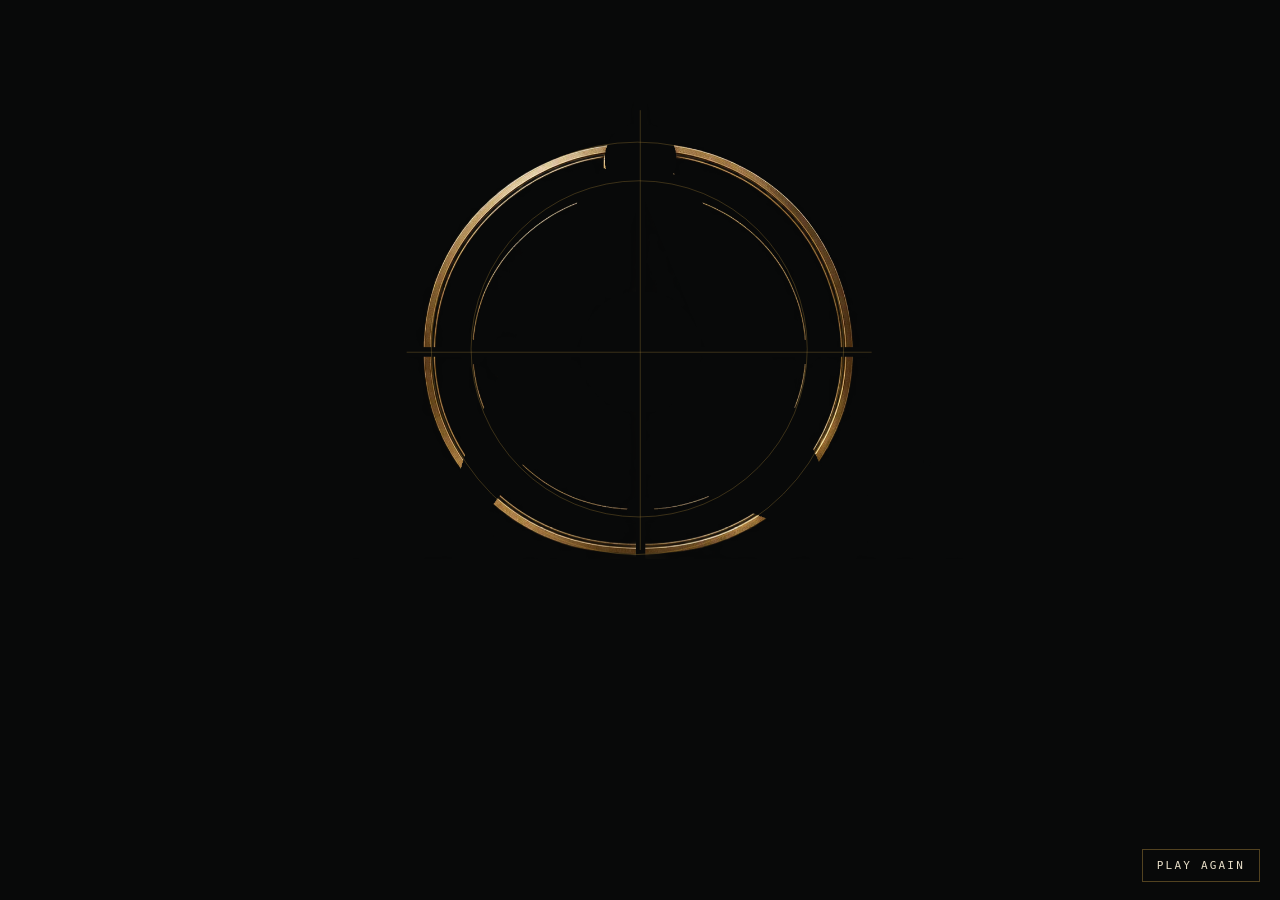
<file: logo.html>
<!doctype html>
<html lang="en"><head><meta charset="utf-8"><meta name="viewport" content="width=device-width,initial-scale=1">
<title>Alchemy Studios — the mark</title><link rel="icon" href="assets/brand/favicon-2027.png">
<link rel="stylesheet" href="assets/logo/anim.css">
<style>html,body{margin:0;height:100%;background:#080909}body{display:grid;place-items:center;font-family:'IBM Plex Mono',monospace}
#logo{width:min(78vh,88vw)}
button{position:fixed;right:20px;bottom:18px;background:none;border:1px solid rgba(196,154,69,.4);color:#E8DFC9;font:11px/1 monospace;letter-spacing:.2em;text-transform:uppercase;padding:10px 14px;cursor:pointer}
button:hover{border-color:#E3BE68;color:#E3BE68}</style></head>
<body><div id="logo" role="img" aria-label="Alchemy Studios, Development House"></div><button id="again" type="button">Play again</button>
<script src="assets/logo/anim.js?v=60c36547"></script>
<script>var L=AlchemyLogo(document.getElementById('logo'));document.getElementById('again').onclick=function(){L.stop&&L.stop();L=AlchemyLogo(document.getElementById('logo'))}</script>
</body></html>
</file>
<file: assets/logo/anim.css>
.alogo{position:relative;width:100%;aspect-ratio:1253/1254}
.alogo-stage{position:absolute;inset:0}
.alogo-p{position:absolute;height:auto;max-width:none;user-select:none;pointer-events:none;will-change:transform,opacity}
.alogo-life,.alogo-fx,.alogo-sheen{position:absolute;inset:0;width:100%;height:100%;pointer-events:none}
.alogo-life{z-index:5;overflow:visible}
.alogo-fx{z-index:20}
.alogo-draft{fill:none;stroke:rgba(196,154,69,.35);stroke-width:1.4;stroke-dasharray:2600;stroke-dashoffset:2600;transition:stroke-dashoffset 2.2s cubic-bezier(.6,.05,.3,1),opacity 1.6s ease}
.alogo.drafting .alogo-draft{stroke-dashoffset:0}
.alogo.alive .alogo-draft{opacity:0}
.alogo-orbit{fill:none;stroke:#ffe9b0;stroke-width:3;stroke-linecap:round;stroke-dasharray:46 1840;opacity:0;filter:drop-shadow(0 0 6px rgba(255,214,120,.9));transition:opacity 1.4s ease}
.alogo-orbit.o2{stroke-dasharray:30 2280;stroke-width:2.4}
.alogo.alive .alogo-orbit{opacity:.9;animation:alogo-orbit 7s linear infinite}
.alogo.alive .alogo-orbit.o2{opacity:.55;animation-duration:11s;animation-direction:reverse}
@keyframes alogo-orbit{to{stroke-dashoffset:-1886}}
.alogo-core{opacity:0;mix-blend-mode:screen;transform-origin:627px 452px;transition:opacity 1.4s ease}
.alogo.alive .alogo-core{animation:alogo-breathe 3.6s ease-in-out infinite}
@keyframes alogo-breathe{0%,100%{opacity:.35;transform:scale(.8)}50%{opacity:.85;transform:scale(1.08)}}
.alogo-sheen{z-index:15;opacity:0;mix-blend-mode:screen;-webkit-mask-size:100% 100%;mask-size:100% 100%;-webkit-mask-repeat:no-repeat;mask-repeat:no-repeat;
  background:linear-gradient(110deg,transparent 35%,rgba(255,244,214,.55) 48%,rgba(255,244,214,.12) 54%,transparent 64%) no-repeat;background-size:300% 100%;background-position:120% 0}
.alogo.alive .alogo-sheen{opacity:1;animation:alogo-sheen 6.5s cubic-bezier(.45,.05,.3,1) .4s infinite}
@keyframes alogo-sheen{0%{background-position:120% 0}55%,100%{background-position:-20% 0}}
.alogo.alive .alogo-nodes{animation:alogo-twinkle 2.8s ease-in-out infinite}
@keyframes alogo-twinkle{0%,100%{filter:brightness(1)}50%{filter:brightness(1.45)}}
@media (prefers-reduced-motion:reduce){.alogo *{animation:none!important;transition:none!important}}
</file>
